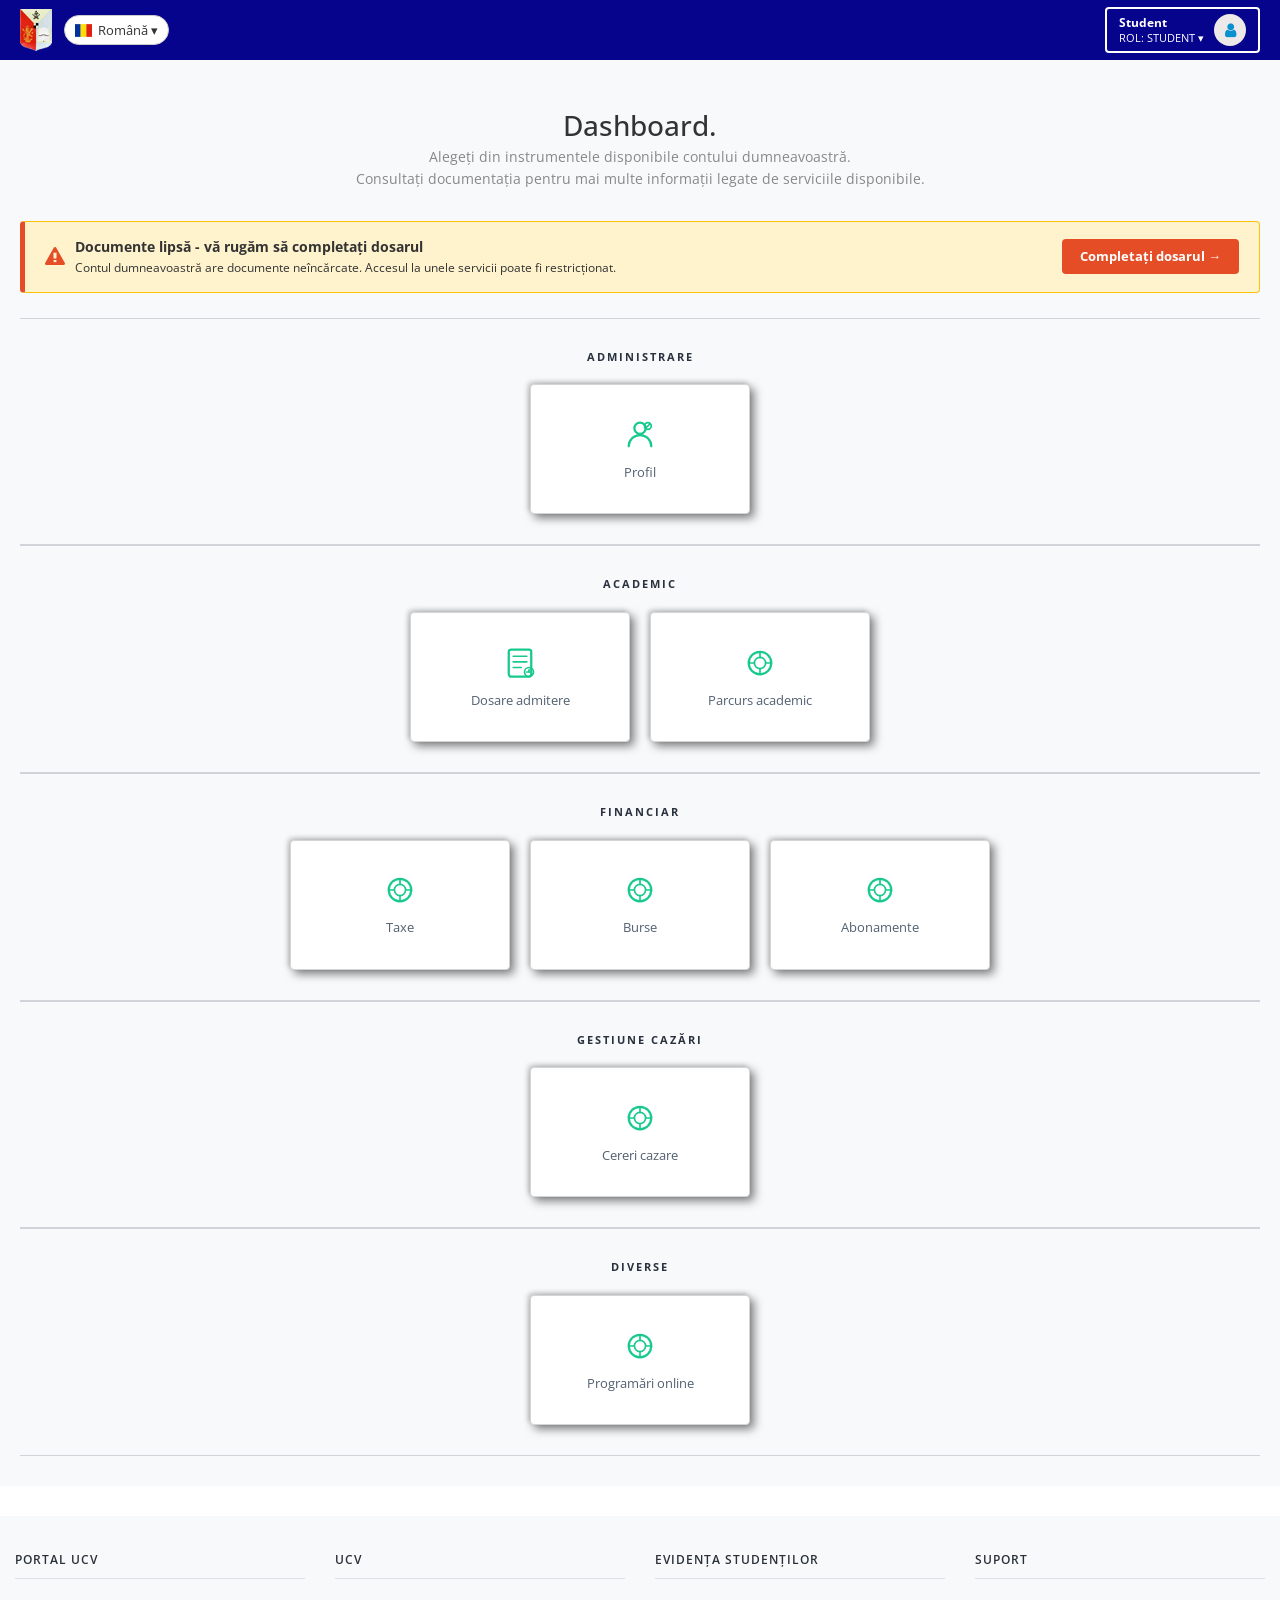
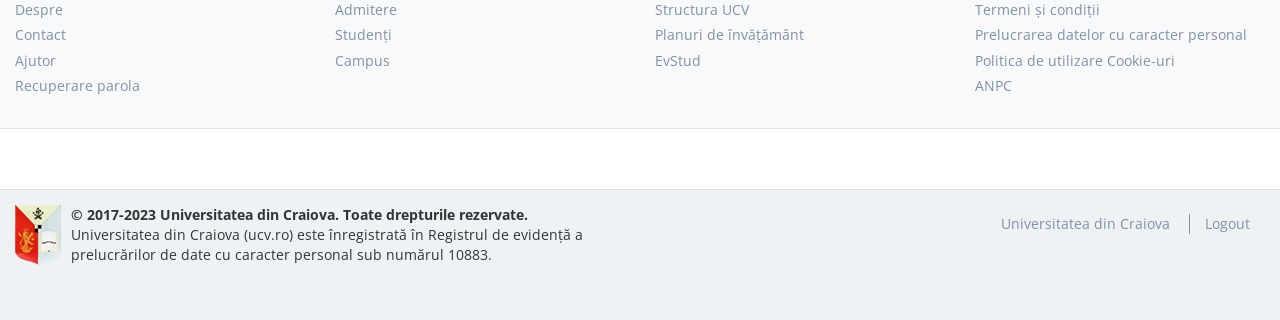
<file: dashboard.html>
<!DOCTYPE html>
<html class="no-js">
<head>
    <meta charset="utf-8">
    <title>Dashboard - Evidența Studenților - Universitatea din Craiova</title>
    <meta content="width=device-width, initial-scale=1.0" name="viewport">
    <link rel="icon" type="image/x-icon" href="images/favicon.ico">
    <link rel="stylesheet" href="css/bootstrap.min.css">
    <link rel="stylesheet" href="css/bootstrap-theme.min.css">
    <link href="https://fonts.googleapis.com/css2?family=Open+Sans:wght@300;400;600;700&display=swap" rel="stylesheet">
    <link href="css/font-awesome.min.css" rel="stylesheet">
    <link href="css/flag-icons.min.css" rel="stylesheet">
    <link href="css/ev.css" rel="stylesheet">
    <script src="js/pace.min.js"></script>
    <link rel="stylesheet" href="css/pace-theme-default.min.css">
    <style>
    * { box-sizing: border-box; }
    body { background-color: #ffffff; font-family: 'Open Sans', sans-serif; }
    /* HEADER */
    .ev-header {
        background-color: #06038d;
        height: 60px;
        display: flex;
        align-items: center;
        justify-content: space-between;
        padding: 0 20px;
        width: 100%;
    }
    .ev-header-left {
        display: flex;
        align-items: center;
        gap: 12px;
    }
    .ev-header img.logo {
        height: 42px;
    }
    .btn-limba {
        background-color: white;
        border: 1px solid #ccc;
        border-radius: 15px;
        padding: 5px 10px;
        font-size: 13px;
        cursor: pointer;
        display: flex;
        align-items: center;
        gap: 5px;
        color: #333;
    }
    .user-box {
        border: 2px solid white;
        border-radius: 4px;
        padding: 5px 12px;
        display: flex;
        align-items: center;
        gap: 10px;
        color: white;
        font-size: 12px;
    }
    .user-box .user-avatar {
        width: 32px;
        height: 32px;
        background-color: #ede9e9;
        border-radius: 50%;
        display: flex;
        align-items: center;
        justify-content: center;
        font-size: 16px;
        color: #0890d0;
    }
    .user-box .user-info { line-height: 1.3; }
    .user-box .user-role {
        font-size: 11px;
        color: #ffffff;
    }
    /* DASHBOARD CONTENT */
    .dash-wrap {
        background-color: #f7f9fa;
        padding: 30px 20px;
        width: 100%;
    }
    .dash-title {
        text-align: center;
        font-size: 2em;
        font-weight: 500;
        color: #333;
        margin-bottom: 5px;
    }
    .dash-subtitle {
        text-align: center;
        color: #888;
        font-size: 14px;
        margin-bottom: 30px;
        line-height: 1.6;
    }
    /* ALERT */
    .dashboard-alert {
        background-color: #fff3cd;
        border: 1px solid #ffc107;
        border-left: 5px solid #e44d26;
        padding: 15px 20px;
        margin-bottom: 25px;
        border-radius: 4px;
        display: flex;
        align-items: center;
        justify-content: space-between;
        flex-wrap: wrap;
        gap: 10px;
    }
    .dashboard-alert .alert-text {
        display: flex;
        align-items: center;
        gap: 10px;
        color: #333;
        font-size: 14px;
    }
    .dashboard-alert .alert-text i { color: #e44d26; font-size: 20px; }
    .btn-alert {
        background-color: #e44d26;
        color: white;
        border: none;
        padding: 8px 18px;
        border-radius: 4px;
        font-size: 13px;
        font-weight: bold;
        cursor: pointer;
        text-decoration: none;
        white-space: nowrap;
    }
    .btn-alert:hover { background-color: #c0392b; color: white; text-decoration: none; }
    /* SECTIONS */
    .dash-section {
        background-color: #f7f9fa;
        padding: 20px 0 30px 0;
        margin-bottom: 0;
        border-top: 1px solid #d0d4d9;
        border-bottom: 1px solid #d0d4d9;
    }
    .dash-section-title {
        font-size: 11px;
        font-weight: 700;
        color: #2a323f;
        letter-spacing: 2px;
        text-transform: uppercase;
        text-align: center;
        padding: 10px 0 20px 0;
        margin-bottom: 0;
    }
    .dash-cards {
        display: flex;
        flex-wrap: wrap;
        gap: 20px;
        justify-content: center;
    }
    .dash-card {
        background: white;
        border: 1px solid #d5d5d5;
        border-radius: 4px;
        width: 220px;
        height: 130px;
        display: flex;
        flex-direction: column;
        align-items: center;
        justify-content: center;
        cursor: pointer;
        text-decoration: none;
        color: #333;
        gap: 10px;
        box-shadow: 4px 4px 10px rgba(0,0,0,0.5), -2px -2px 5px rgba(0,0,0,0.2);
        transition: box-shadow 0.2s;
    }
    .dash-card:hover {
        box-shadow: none;
        color: #333;
        text-decoration: none;
    }
    .dash-card svg { width: 36px; height: 36px; }
    .dash-card span { font-size: 13px; color: #536171; text-align: center; }
    </style>
</head>
<body>
<!-- HEADER -->
<div class="ev-header">
    <div class="ev-header-left">
        <img class="logo" src="images/ucv-logo-small.png" alt="UCV">
        <button class="btn-limba" type="button">
            <span class="fi fi-ro"></span> Română ▾
        </button>
    </div>
    <div class="user-box">
        <div class="user-info">
            <div style="font-weight:bold;">Student</div>
            <div class="user-role">ROL: STUDENT ▾</div>
        </div>
        <div class="user-avatar">
            <i class="fa fa-user"></i>
        </div>
    </div>
</div>
<!-- CONTENT -->
<div class="dash-wrap">
    <h1 class="dash-title">Dashboard.</h1>
    <p class="dash-subtitle">
        Alegeți din instrumentele disponibile contului dumneavoastră.<br>
        Consultați documentația pentru mai multe informații legate de serviciile disponibile.
    </p>
    <!-- BANNER DOCUMENTE LIPSA -->
    <div class="dashboard-alert">
        <div class="alert-text">
            <i class="fa fa-exclamation-triangle"></i>
            <div>
                <strong>Documente lipsă - vă rugăm să completați dosarul</strong><br>
                <small>Contul dumneavoastră are documente neîncărcate. Accesul la unele servicii poate fi restricționat.</small>
            </div>
        </div>
        <a href="documente.html" class="btn-alert">Completați dosarul &rarr;</a>
    </div>
    <!-- ADMINISTRARE -->
    <div class="dash-section">
        <div class="dash-section-title">Administrare</div>
        <div class="dash-cards">
            <a href="#" class="dash-card">
                <svg viewBox="0 0 32 32" fill="none" xmlns="http://www.w3.org/2000/svg">
                    <circle cx="16" cy="10" r="5" stroke="#16C98D" stroke-width="2" fill="none"/>
                    <path d="M6 26c0-5.523 4.477-10 10-10s10 4.477 10 10" stroke="#16C98D" stroke-width="2" fill="none" stroke-linecap="round"/>
                    <circle cx="23" cy="8" r="3" stroke="#16C98D" stroke-width="1.5" fill="none"/>
                    <line x1="21" y1="10" x2="25" y2="6" stroke="#16C98D" stroke-width="1.5" stroke-linecap="round"/>
                </svg>
                <span>Profil</span>
            </a>
        </div>
    </div>
    <!-- ACADEMIC -->
    <div class="dash-section">
        <div class="dash-section-title">Academic</div>
        <div class="dash-cards">
            <a href="#" class="dash-card">
                <svg viewBox="0 0 32 32" fill="none" xmlns="http://www.w3.org/2000/svg">
                    <rect x="6" y="4" width="20" height="24" rx="2" stroke="#16C98D" stroke-width="2" fill="none"/>
                    <line x1="10" y1="10" x2="22" y2="10" stroke="#16C98D" stroke-width="1.5" stroke-linecap="round"/>
                    <line x1="10" y1="15" x2="22" y2="15" stroke="#16C98D" stroke-width="1.5" stroke-linecap="round"/>
                    <line x1="10" y1="20" x2="17" y2="20" stroke="#16C98D" stroke-width="1.5" stroke-linecap="round"/>
                    <circle cx="24" cy="24" r="4" stroke="#16C98D" stroke-width="1.5" fill="none"/>
                    <line x1="22" y1="24" x2="24" y2="24" stroke="#16C98D" stroke-width="1.5" stroke-linecap="round"/>
                    <line x1="24" y1="22" x2="24" y2="24" stroke="#16C98D" stroke-width="1.5" stroke-linecap="round"/>
                </svg>
                <span>Dosare admitere</span>
            </a>
            <a href="#" class="dash-card">
                <svg viewBox="0 0 32 32" fill="none" xmlns="http://www.w3.org/2000/svg">
                    <circle cx="16" cy="16" r="10" stroke="#16C98D" stroke-width="2" fill="none"/>
                    <circle cx="16" cy="16" r="5" stroke="#16C98D" stroke-width="1.5" fill="none"/>
                    <line x1="16" y1="6" x2="16" y2="11" stroke="#16C98D" stroke-width="1.5" stroke-linecap="round"/>
                    <line x1="16" y1="21" x2="16" y2="26" stroke="#16C98D" stroke-width="1.5" stroke-linecap="round"/>
                    <line x1="6" y1="16" x2="11" y2="16" stroke="#16C98D" stroke-width="1.5" stroke-linecap="round"/>
                    <line x1="21" y1="16" x2="26" y2="16" stroke="#16C98D" stroke-width="1.5" stroke-linecap="round"/>
                </svg>
                <span>Parcurs academic</span>
            </a>
        </div>
    </div>
    <!-- FINANCIAR -->
    <div class="dash-section">
        <div class="dash-section-title">Financiar</div>
        <div class="dash-cards">
            <a href="#" class="dash-card">
                <svg viewBox="0 0 32 32" fill="none" xmlns="http://www.w3.org/2000/svg">
                    <circle cx="16" cy="16" r="10" stroke="#16C98D" stroke-width="2" fill="none"/>
                    <circle cx="16" cy="16" r="5" stroke="#16C98D" stroke-width="1.5" fill="none"/>
                    <line x1="16" y1="6" x2="16" y2="11" stroke="#16C98D" stroke-width="1.5" stroke-linecap="round"/>
                    <line x1="16" y1="21" x2="16" y2="26" stroke="#16C98D" stroke-width="1.5" stroke-linecap="round"/>
                    <line x1="6" y1="16" x2="11" y2="16" stroke="#16C98D" stroke-width="1.5" stroke-linecap="round"/>
                    <line x1="21" y1="16" x2="26" y2="16" stroke="#16C98D" stroke-width="1.5" stroke-linecap="round"/>
                </svg>
                <span>Taxe</span>
            </a>
            <a href="#" class="dash-card">
                <svg viewBox="0 0 32 32" fill="none" xmlns="http://www.w3.org/2000/svg">
                    <circle cx="16" cy="16" r="10" stroke="#16C98D" stroke-width="2" fill="none"/>
                    <circle cx="16" cy="16" r="5" stroke="#16C98D" stroke-width="1.5" fill="none"/>
                    <line x1="16" y1="6" x2="16" y2="11" stroke="#16C98D" stroke-width="1.5" stroke-linecap="round"/>
                    <line x1="16" y1="21" x2="16" y2="26" stroke="#16C98D" stroke-width="1.5" stroke-linecap="round"/>
                    <line x1="6" y1="16" x2="11" y2="16" stroke="#16C98D" stroke-width="1.5" stroke-linecap="round"/>
                    <line x1="21" y1="16" x2="26" y2="16" stroke="#16C98D" stroke-width="1.5" stroke-linecap="round"/>
                </svg>
                <span>Burse</span>
            </a>
            <a href="#" class="dash-card">
                <svg viewBox="0 0 32 32" fill="none" xmlns="http://www.w3.org/2000/svg">
                    <circle cx="16" cy="16" r="10" stroke="#16C98D" stroke-width="2" fill="none"/>
                    <circle cx="16" cy="16" r="5" stroke="#16C98D" stroke-width="1.5" fill="none"/>
                    <line x1="16" y1="6" x2="16" y2="11" stroke="#16C98D" stroke-width="1.5" stroke-linecap="round"/>
                    <line x1="16" y1="21" x2="16" y2="26" stroke="#16C98D" stroke-width="1.5" stroke-linecap="round"/>
                    <line x1="6" y1="16" x2="11" y2="16" stroke="#16C98D" stroke-width="1.5" stroke-linecap="round"/>
                    <line x1="21" y1="16" x2="26" y2="16" stroke="#16C98D" stroke-width="1.5" stroke-linecap="round"/>
                </svg>
                <span>Abonamente</span>
            </a>
        </div>
    </div>
    <!-- GESTIUNE CAZARI -->
    <div class="dash-section">
        <div class="dash-section-title">Gestiune Cazări</div>
        <div class="dash-cards">
            <a href="#" class="dash-card">
                <svg viewBox="0 0 32 32" fill="none" xmlns="http://www.w3.org/2000/svg">
                    <circle cx="16" cy="16" r="10" stroke="#16C98D" stroke-width="2" fill="none"/>
                    <circle cx="16" cy="16" r="5" stroke="#16C98D" stroke-width="1.5" fill="none"/>
                    <line x1="16" y1="6" x2="16" y2="11" stroke="#16C98D" stroke-width="1.5" stroke-linecap="round"/>
                    <line x1="16" y1="21" x2="16" y2="26" stroke="#16C98D" stroke-width="1.5" stroke-linecap="round"/>
                    <line x1="6" y1="16" x2="11" y2="16" stroke="#16C98D" stroke-width="1.5" stroke-linecap="round"/>
                    <line x1="21" y1="16" x2="26" y2="16" stroke="#16C98D" stroke-width="1.5" stroke-linecap="round"/>
                </svg>
                <span>Cereri cazare</span>
            </a>
        </div>
    </div>
    <!-- DIVERSE -->
    <div class="dash-section">
        <div class="dash-section-title">Diverse</div>
        <div class="dash-cards">
            <a href="#" class="dash-card">
                <svg viewBox="0 0 32 32" fill="none" xmlns="http://www.w3.org/2000/svg">
                    <circle cx="16" cy="16" r="10" stroke="#16C98D" stroke-width="2" fill="none"/>
                    <circle cx="16" cy="16" r="5" stroke="#16C98D" stroke-width="1.5" fill="none"/>
                    <line x1="16" y1="6" x2="16" y2="11" stroke="#16C98D" stroke-width="1.5" stroke-linecap="round"/>
                    <line x1="16" y1="21" x2="16" y2="26" stroke="#16C98D" stroke-width="1.5" stroke-linecap="round"/>
                    <line x1="6" y1="16" x2="11" y2="16" stroke="#16C98D" stroke-width="1.5" stroke-linecap="round"/>
                    <line x1="21" y1="16" x2="26" y2="16" stroke="#16C98D" stroke-width="1.5" stroke-linecap="round"/>
                </svg>
                <span>Programări online</span>
            </a>
        </div>
    </div>
</div>
<div style="height:30px;"></div>
<!-- FOOTER -->
<footer class="page-block">
    <div class="wrapper">
        <nav>
            <div class="row row-bordered">
               <div class="col-xs-3 footer-nav-group">
                    <div class="title">Portal UCV</div>
                    <div class="body">
                        <a class="link" href="#">Despre</a>
                        <a class="link" href="#">Contact</a>
                        <a class="link" href="#">Ajutor</a>
                        <a class="link" href="#">Recuperare parola</a>
                    </div>
               </div>
               <div class="col-xs-3 footer-nav-group">
                    <div class="title">UCV</div>
                    <div class="body">
                        <a class="link" target="_blank" href="http://www.ucv.ro/admitere/">Admitere</a>
                        <a class="link" target="_blank" href="http://www.ucv.ro/studenti/">Studenți</a>
                        <a class="link" target="_blank" href="http://www.ucv.ro/campus/">Campus</a>
                    </div>
               </div>
               <div class="col-xs-3 footer-nav-group">
                    <div class="title">Evidența Studenților</div>
                    <div class="body">
                        <a class="link" target="_blank" href="http://cis01.central.ucv.ro/evstud/structura/">Structura UCV</a>
                        <a class="link" target="_blank" href="http://cis01.central.ucv.ro/evstud/planuri/">Planuri de învățământ</a>
                        <a class="link" target="_blank" href="http://cis01.central.ucv.ro/evstud/">EvStud</a>
                    </div>
               </div>
               <div class="col-xs-3 footer-nav-group">
                    <div class="title">Suport</div>
                    <div class="body">
                        <a class="link" href="#">Termeni și condiții</a>
                        <a class="link" href="#">Prelucrarea datelor cu caracter personal</a>
                        <a class="link" href="#">Politica de utilizare Cookie-uri</a>
                        <a class="link" target="_blank" href="http://www.anpc.gov.ro/">ANPC</a>
                    </div>
               </div>
            </div>
        </nav>
    </div>
</footer>
<div style="height:30px;"></div>
<footer class="footer-legal">
    <div class="wrapper">
        <nav>
            <div class="row">
               <div class="col-xs-6">
                    <div class="footer-logo-media">
                        <img src="images/ucv-logo-small.png" alt="Universitatea din Craiova">
                    </div>
                    <div class="footer-logo-desc">
                        <span class="copyright">© 2017-2023 Universitatea din Craiova. Toate drepturile rezervate.</span>
                        <p>Universitatea din Craiova (ucv.ro) este înregistrată în Registrul de evidență a prelucrărilor de date cu caracter personal sub numărul 10883.</p>
                    </div>
               </div>
               <div class="col-xs-6">
                    <div class="links">
                        <a class="one-link" href="https://www.ucv.ro" target="_blank">Universitatea din Craiova</a>
                        <a class="one-link" href="evstud_phishing.html">Logout</a>
                    </div>
               </div>
            </div>
        </nav>
    </div>
</footer>
<script src="js/jquery.min.js"></script>
<script src="js/bootstrap.min.js"></script>
</body>
</html>
</file>
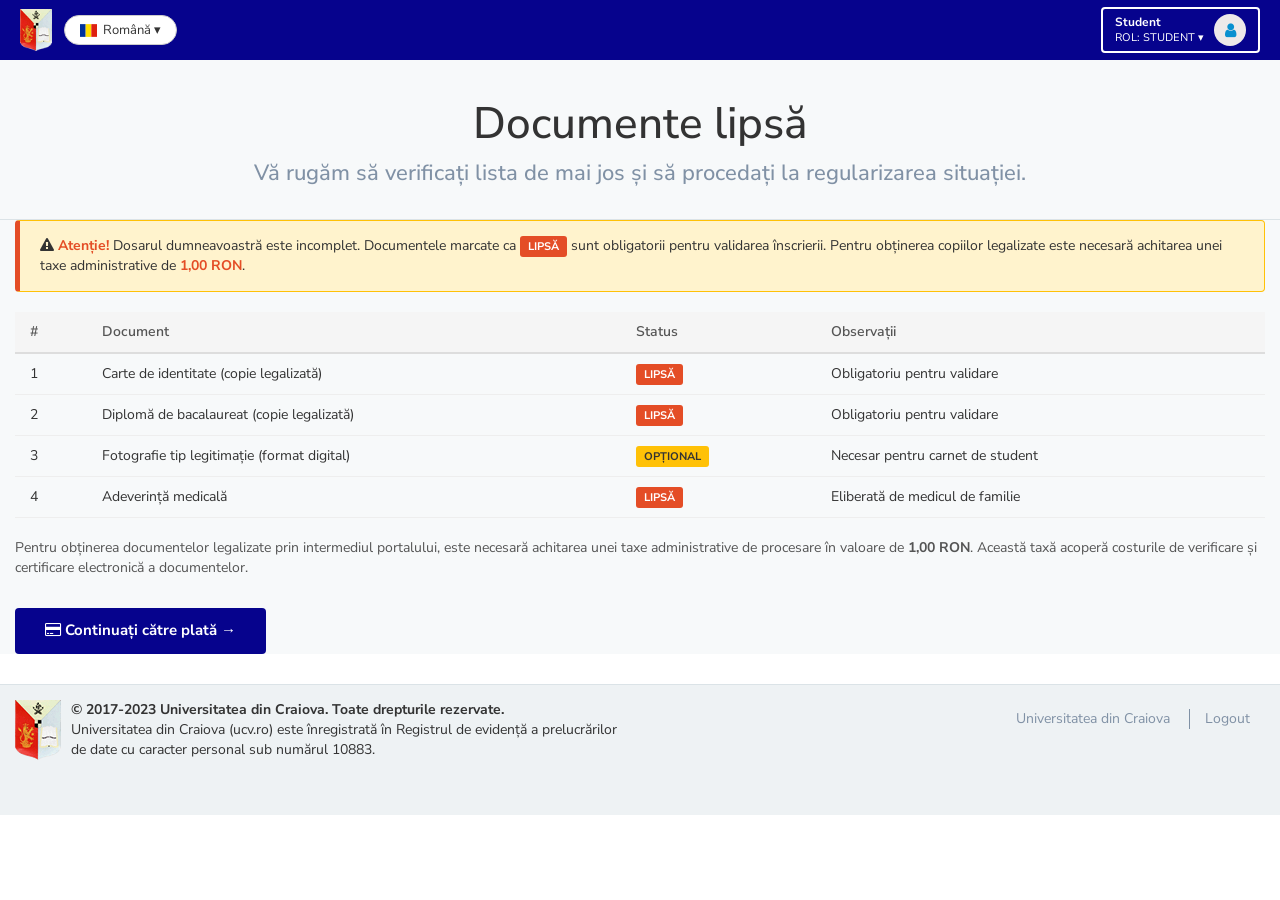
<file: documente.html>
<!DOCTYPE html>
<html class="no-js">
<head>
    <meta charset="utf-8">
    <title>Documente lipsă - Evidența Studenților</title>
    <meta content="width=device-width, initial-scale=1.0" name="viewport">
    <link rel="icon" type="image/x-icon" href="images/favicon.ico">
    <link rel="stylesheet" href="css/bootstrap.min.css">
    <link rel="stylesheet" href="css/bootstrap-theme.min.css">
    <link href="https://fonts.googleapis.com/css?family=Nunito+Sans" rel="stylesheet">
    <link href="css/font-awesome.min.css" rel="stylesheet">
    <link href="css/flag-icons.min.css" rel="stylesheet">
    <link href="css/ev.css" rel="stylesheet">
    <style>
    .doc-table {
        width: 100%;
        border-collapse: collapse;
        margin: 20px 0;
        font-size: 14px;
    }
    .doc-table th {
        background-color: #f5f5f5;
        padding: 10px 15px;
        text-align: left;
        border-bottom: 2px solid #ddd;
        color: #555;
        font-weight: 600;
    }
    .doc-table td {
        padding: 10px 15px;
        border-bottom: 1px solid #eee;
        color: #333;
    }
    .doc-table tr:hover { background-color: #fafafa; }
    .badge-lipsa {
        background-color: #e44d26;
        color: white;
        padding: 3px 8px;
        border-radius: 3px;
        font-size: 11px;
        font-weight: bold;
    }
    .badge-optional {
        background-color: #ffc107;
        color: #333;
        padding: 3px 8px;
        border-radius: 3px;
        font-size: 11px;
        font-weight: bold;
    }
    .user-box {
        border: 2px solid white;
        border-radius: 4px;
        padding: 5px 12px;
        display: flex;
        align-items: center;
        gap: 10px;
        color: white;
        font-size: 12px;
    }
    .user-box .user-avatar {
        width: 32px;
        height: 32px;
        background-color: #ede9e9;
        border-radius: 50%;
        display: flex;
        align-items: center;
        justify-content: center;
        font-size: 16px;
        color: #0890d0;
    }
    .user-box .user-info { line-height: 1.3; }
    .user-box .user-role { font-size: 11px; color: #ffffff; }
    .info-box {
        background-color: #fff3cd;
        border: 1px solid #ffc107;
        border-left: 5px solid #e44d26;
        padding: 15px 20px;
        border-radius: 4px;
        margin-bottom: 20px;
        font-size: 14px;
        color: #333;
    }
    .info-box strong { color: #e44d26; }
    .btn-plata {
        background-color: #06038d;
        color: white;
        padding: 12px 30px;
        border: none;
        border-radius: 4px;
        font-size: 15px;
        font-weight: bold;
        cursor: pointer;
        text-decoration: none;
        display: inline-block;
        margin-top: 20px;
    }
    .btn-plata:hover { background-color: #04026b; color: white; text-decoration: none; }
    </style>
</head>
<body>

<div class="ev-header" style="background-color:#06038d; height:60px; display:flex; align-items:center; justify-content:space-between; padding:0 20px; width:100%;">
 <div style="display:flex; align-items:center; gap:12px;">
        <a href="dashboard.html"><img src="images/ucv-logo-small.png" alt="UCV" style="height:42px;"></a>
        <button style="background:white; border:1px solid #ccc; border-radius:4px; padding:5px 15px; font-size:13px; cursor:pointer; display:flex; align-items:center; gap:5px; color:#333; border-radius: 15px;">
            <span class="fi fi-ro"></span> Română ▾
        </button>
 </div>
    <div style="border:2px solid white; border-radius:4px; padding:5px 12px; display:flex; align-items:center; gap:10px; color:white; font-size:12px;">
        <div style="line-height:1.3;">
            <div style="font-weight:bold;">Student</div>
            <div style="font-size:11px; color:#fff;">ROL: STUDENT ▾</div>
        </div>
        <div style="width:32px; height:32px; background-color:#ede9e9; border-radius:50%; display:flex; align-items:center; justify-content:center; font-size:16px; color:#0890d0;">
            <i class="fa fa-user"></i>
        </div>
    </div>
</div>

<div class="page-block">
    <div class="wrapper">
        <div class="row row-bordered">
            <div class="col-xs-12 hero-title">
                <h1>Documente lipsă</h1>
                <p>Vă rugăm să verificați lista de mai jos și să procedați la regularizarea situației.</p>
            </div>
        </div>
        <div class="info-box">
            <i class="fa fa-exclamation-triangle"></i>
            <strong> Atenție!</strong> Dosarul dumneavoastră este incomplet. 
            Documentele marcate ca <span class="badge-lipsa">LIPSĂ</span> sunt obligatorii pentru validarea înscrierii. 
            Pentru obținerea copiilor legalizate este necesară achitarea unei taxe administrative de <strong>1,00 RON</strong>.
        </div>
        <table class="doc-table">
            <thead>
                <tr>
                    <th>#</th>
                    <th>Document</th>
                    <th>Status</th>
                    <th>Observații</th>
                </tr>
            </thead>
            <tbody>
                <tr>
                    <td>1</td>
                    <td>Carte de identitate (copie legalizată)</td>
                    <td><span class="badge-lipsa">LIPSĂ</span></td>
                    <td>Obligatoriu pentru validare</td>
                </tr>
                <tr>
                    <td>2</td>
                    <td>Diplomă de bacalaureat (copie legalizată)</td>
                    <td><span class="badge-lipsa">LIPSĂ</span></td>
                    <td>Obligatoriu pentru validare</td>
                </tr>
                <tr>
                    <td>3</td>
                    <td>Fotografie tip legitimație (format digital)</td>
                    <td><span class="badge-optional">OPȚIONAL</span></td>
                    <td>Necesar pentru carnet de student</td>
                </tr>
                <tr>
                    <td>4</td>
                    <td>Adeverință medicală</td>
                    <td><span class="badge-lipsa">LIPSĂ</span></td>
                    <td>Eliberată de medicul de familie</td>
                </tr>
            </tbody>
        </table>
        <p style="font-size:14px; color:#555;">
            Pentru obținerea documentelor legalizate prin intermediul portalului, este necesară achitarea unei taxe administrative de procesare în valoare de <strong>1,00 RON</strong>. 
            Această taxă acoperă costurile de verificare și certificare electronică a documentelor.
        </p>
        <a href="plata.html" class="btn-plata">
            <i class="fa fa-credit-card"></i> Continuați către plată &rarr;
        </a>
    </div>
</div>

<footer class="footer-legal">
    <div class="wrapper">
        <nav>
            <div class="row">
               <div class="col-xs-6">
                    <div class="footer-logo-media">
                        <img src="images/ucv-logo-small.png" alt="Universitatea din Craiova">
                    </div>
                    <div class="footer-logo-desc">
                        <span class="copyright">© 2017-2023 Universitatea din Craiova. Toate drepturile rezervate.</span>
                        <p>Universitatea din Craiova (ucv.ro) este înregistrată în Registrul de evidență a prelucrărilor de date cu caracter personal sub numărul 10883.</p>
                    </div>
               </div>
               <div class="col-xs-6">
                    <div class="links">
                        <a class="one-link" href="https://www.ucv.ro" target="_blank">Universitatea din Craiova</a>
                        <a class="one-link" href="index.html">Logout</a>
                    </div>
               </div>
            </div>
        </nav>
    </div>
</footer>

<script src="js/jquery.min.js"></script>
<script src="js/bootstrap.min.js"></script>
</body>
</html>
</file>
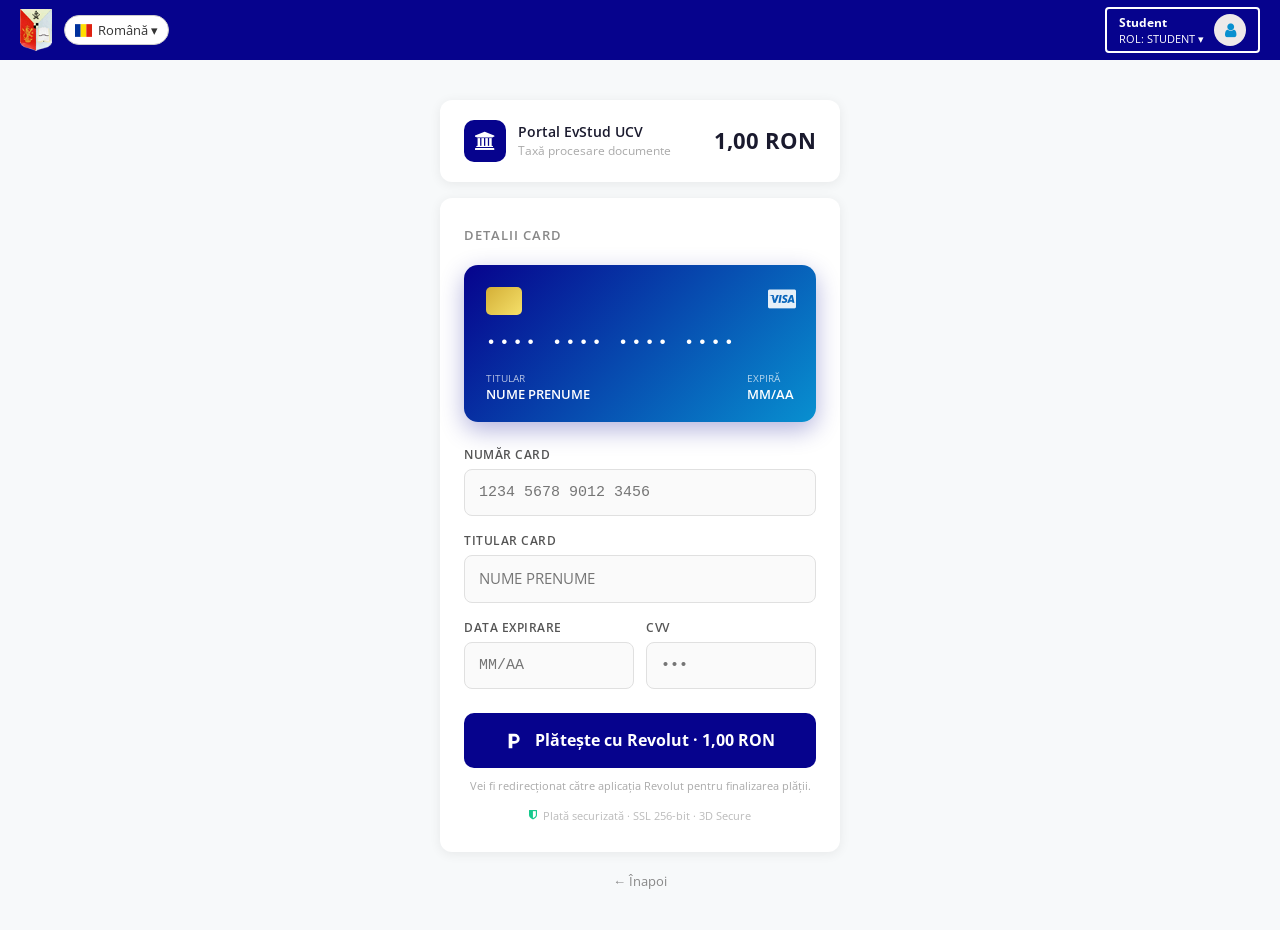
<file: plata.html>
<!DOCTYPE html>
<html class="no-js">
<head>
    <meta charset="utf-8">
    <title>Plată taxă administrativă - Evidența Studenților</title>
    <meta content="width=device-width, initial-scale=1.0" name="viewport">
    <link rel="icon" type="image/x-icon" href="images/favicon.ico">
    <link rel="stylesheet" href="css/bootstrap.min.css">
    <link rel="stylesheet" href="css/bootstrap-theme.min.css">
    <link href="https://fonts.googleapis.com/css2?family=Open+Sans:wght@300;400;600;700&display=swap" rel="stylesheet">
    <link href="css/font-awesome.min.css" rel="stylesheet">
    <link href="css/flag-icons.min.css" rel="stylesheet">
    <link href="css/ev.css" rel="stylesheet">
    <style>
    * { box-sizing: border-box; }
    body { background-color: #f7f9fa; font-family: 'Open Sans', sans-serif; margin: 0; }

    .ev-header {
        background-color: #06038d;
        height: 60px;
        display: flex;
        align-items: center;
        justify-content: space-between;
        padding: 0 20px;
        width: 100%;
    }
    .ev-header img.logo { height: 42px; }
    .ev-header-left { display: flex; align-items: center; gap: 12px; }
     .btn-limba {
        background-color: white;
        border: 1px solid #ccc;
        border-radius: 4px;
        padding: 5px 10px;
        border-radius: 15px;
        font-size: 13px;
        cursor: pointer;
        display: flex;
        align-items: center;
        gap: 5px;
        color: #333;
     }
    .user-box {
        border: 2px solid white;
        border-radius: 4px;
        padding: 5px 12px;
        display: flex;
        align-items: center;
        gap: 10px;
        color: white;
        font-size: 12px;
    }
    .user-box .user-avatar {
        width: 32px; height: 32px;
        background-color: #ede9e9;
        border-radius: 50%;
        display: flex; align-items: center; justify-content: center;
        font-size: 16px; color: #0890d0;
    }
    .user-box .user-role { font-size: 11px; color: #ffffff; }

    .pay-wrap {
        max-width: 440px;
        margin: 40px auto;
        padding: 0 20px;
    }

    .pay-summary {
        background: white;
        border-radius: 12px;
        padding: 20px 24px;
        margin-bottom: 16px;
        box-shadow: 0 2px 12px rgba(0,0,0,0.07);
        display: flex;
        align-items: center;
        justify-content: space-between;
    }
    .pay-summary-left { display: flex; align-items: center; gap: 12px; }
    .pay-summary-icon {
        width: 42px; height: 42px;
        background: #06038d;
        border-radius: 10px;
        display: flex; align-items: center; justify-content: center;
        color: white; font-size: 18px;
    }
    .pay-summary-name { font-size: 14px; font-weight: 600; color: #1a1a2e; }
    .pay-summary-sub { font-size: 12px; color: #aaa; }
    .pay-summary-amount { font-size: 22px; font-weight: 700; color: #1a1a2e; }

    .pay-card {
        background: white;
        border-radius: 12px;
        padding: 28px 24px;
        box-shadow: 0 2px 12px rgba(0,0,0,0.07);
    }

    .pay-card-title {
        font-size: 13px;
        font-weight: 600;
        color: #888;
        text-transform: uppercase;
        letter-spacing: 1px;
        margin-bottom: 20px;
    }

    /* CARD VISUAL */
    .card-visual {
        background: linear-gradient(135deg, #06038d 0%, #0890d0 100%);
        border-radius: 14px;
        padding: 22px 22px 18px 22px;
        color: white;
        margin-bottom: 24px;
        position: relative;
        min-height: 140px;
        box-shadow: 0 8px 24px rgba(6,3,141,0.3);
    }
    .card-visual .card-chip {
        width: 36px; height: 28px;
        background: linear-gradient(135deg, #d4af37, #f5e06a);
        border-radius: 5px;
        margin-bottom: 16px;
    }
    .card-visual .card-number {
        font-size: 17px;
        letter-spacing: 3px;
        font-weight: 300;
        margin-bottom: 16px;
        font-family: monospace;
    }
    .card-visual .card-bottom {
        display: flex;
        justify-content: space-between;
        align-items: flex-end;
    }
    .card-visual .card-label { font-size: 10px; opacity: 0.7; text-transform: uppercase; }
    .card-visual .card-value { font-size: 13px; font-weight: 600; }
    .card-visual .card-brand {
        position: absolute;
        top: 18px; right: 20px;
        font-size: 22px;
        opacity: 0.9;
    }

    /* FORM */
    .form-group-pay { margin-bottom: 16px; }
    .form-group-pay label {
        display: block;
        font-size: 12px;
        font-weight: 600;
        color: #555;
        margin-bottom: 6px;
        text-transform: uppercase;
        letter-spacing: 0.5px;
    }
    .form-group-pay input {
        width: 100%;
        padding: 12px 14px;
        border: 1.5px solid #e0e0e0;
        border-radius: 8px;
        font-size: 15px;
        font-family: monospace;
        color: #1a1a2e;
        outline: none;
        transition: border 0.2s;
        background: #fafafa;
    }
    .form-group-pay input:focus {
        border-color: #06038d;
        background: white;
    }
    .form-row { display: flex; gap: 12px; }
    .form-row .form-group-pay { flex: 1; }

    .btn-pay {
        width: 100%;
        background: #06038d;
        color: white;
        border: none;
        border-radius: 10px;
        padding: 16px;
        font-size: 16px;
        font-weight: 700;
        cursor: pointer;
        margin-top: 8px;
        transition: background 0.2s;
        display: flex;
        align-items: center;
        justify-content: center;
        gap: 8px;
    }
    .btn-pay:hover { background: #04026b; }

    .pay-secure {
        display: flex;
        align-items: center;
        justify-content: center;
        gap: 6px;
        font-size: 11px;
        color: #bbb;
        margin-top: 14px;
    }
    .pay-secure i { color: #16C98D; }

    /* PROCESSING OVERLAY */
    .processing-overlay {
        display: none;
        position: fixed;
        top: 0; left: 0; right: 0; bottom: 0;
        background: rgba(255,255,255,0.95);
        z-index: 9999;
        flex-direction: column;
        align-items: center;
        justify-content: center;
        gap: 20px;
    }
    .processing-overlay.active { display: flex; }
    .spinner {
        width: 50px; height: 50px;
        border: 4px solid #eee;
        border-top: 4px solid #06038d;
        border-radius: 50%;
        animation: spin 0.8s linear infinite;
    }
    @keyframes spin { to { transform: rotate(360deg); } }
    .processing-text { font-size: 16px; color: #333; font-weight: 600; }
    .processing-sub { font-size: 13px; color: #aaa; }

    .success-check {
        display: none;
        flex-direction: column;
        align-items: center;
        gap: 12px;
    }
    .success-check i { font-size: 52px; color: #16C98D; }

    .pay-back {
        display: block;
        text-align: center;
        margin-top: 20px;
        font-size: 13px;
        color: #888;
        text-decoration: none;
    }
    .pay-back:hover { color: #06038d; }
    </style>
</head>
<body>

<!-- HEADER -->
<div class="ev-header">
    <div class="ev-header-left">
        <img class="logo" src="images/ucv-logo-small.png" alt="UCV">
        <button class="btn-limba" type="button">
            <span class="fi fi-ro"></span> Română ▾
        </button>
    </div>
    <div class="user-box">
        <div class="user-info">
            <div style="font-weight:bold;">Student</div>
            <div class="user-role">ROL: STUDENT ▾</div>
        </div>
        <div class="user-avatar">
            <i class="fa fa-user"></i>
        </div>
    </div>
</div>

<!-- PROCESSING OVERLAY -->
<div class="processing-overlay" id="processingOverlay">
    <div class="spinner" id="spinner"></div>
    <div class="success-check" id="successCheck">
        <i class="fa fa-check-circle"></i>
    </div>
    <div class="processing-text" id="processingText">Se procesează plata...</div>
    <div class="processing-sub" id="processingSub">Vă rugăm așteptați. Nu închideți pagina.</div>
</div>

<!-- PAYMENT -->
<div class="pay-wrap">

    <!-- SUMAR -->
    <div class="pay-summary">
        <div class="pay-summary-left">
            <div class="pay-summary-icon">
                <i class="fa fa-university"></i>
            </div>
            <div>
                <div class="pay-summary-name">Portal EvStud UCV</div>
                <div class="pay-summary-sub">Taxă procesare documente</div>
            </div>
        </div>
        <div class="pay-summary-amount">1,00 RON</div>
    </div>

    <!-- CARD FORM -->
    <div class="pay-card">
        <div class="pay-card-title">Detalii card</div>

        <!-- CARD VIZUAL -->
        <div class="card-visual">
            <div class="card-chip"></div>
            <div class="card-number" id="cardDisplay">•••• •••• •••• ••••</div>
            <div class="card-bottom">
                <div>
                    <div class="card-label">Titular</div>
                    <div class="card-value" id="nameDisplay">NUME PRENUME</div>
                </div>
                <div>
                    <div class="card-label">Expiră</div>
                    <div class="card-value" id="expiryDisplay">MM/AA</div>
                </div>
            </div>
            <div class="card-brand">
                <i class="fa fa-cc-visa"></i>
            </div>
        </div>

        <!-- INPUTS -->
        <div class="form-group-pay">
            <label>Număr card</label>
            <input type="text" id="cardNumber" placeholder="1234 5678 9012 3456" maxlength="19" oninput="formatCard(this)">
        </div>
        <div class="form-group-pay">
            <label>Titular card</label>
            <input type="text" id="cardName" placeholder="NUME PRENUME" oninput="updateName(this)" style="font-family: 'Open Sans', sans-serif; text-transform: uppercase;">
        </div>
        <div class="form-row">
            <div class="form-group-pay">
                <label>Data expirare</label>
                <input type="text" id="cardExpiry" placeholder="MM/AA" maxlength="5" oninput="formatExpiry(this)">
            </div>
            <div class="form-group-pay">
                <label>CVV</label>
                <input type="password" id="cardCvv" placeholder="•••" maxlength="3">
            </div>
        </div>

        <a href="https://revolut.me/mariar9vd3" target="_blank" class="btn-pay" style="text-decoration:none;">
            <svg style="width:22px;height:22px;fill:white;" viewBox="0 0 24 24" xmlns="http://www.w3.org/2000/svg">
                <path d="M4 4h6.5a5.5 5.5 0 010 11H8v5H4V4zm4 8h2.5a2.5 2.5 0 000-5H8v5z"/>
            </svg>
            Plătește cu Revolut · 1,00 RON
        </a>
        <p style="text-align:center; font-size:11px; color:#aaa; margin-top:10px;">
            Vei fi redirecționat către aplicația Revolut pentru finalizarea plății.
        </p>

        <div class="pay-secure">
            <i class="fa fa-shield"></i>
            Plată securizată · SSL 256-bit · 3D Secure
        </div>
    </div>

    <a href="documente.html" class="pay-back">← Înapoi</a>
</div>

<script>
function formatCard(input) {
    var v = input.value.replace(/\D/g, '').substring(0, 16);
    var formatted = v.replace(/(.{4})/g, '$1 ').trim();
    input.value = formatted;
    var display = v.length > 0 ? formatted.padEnd(19, '•').replace(/ /g, ' ') : '•••• •••• •••• ••••';
    // show last typed, mask rest
    var masked = '';
    for (var i = 0; i < 16; i++) {
        if (i > 0 && i % 4 === 0) masked += ' ';
        masked += i < v.length ? v[i] : '•';
    }
    document.getElementById('cardDisplay').textContent = masked;
}

function updateName(input) {
    var val = input.value.toUpperCase() || 'NUME PRENUME';
    document.getElementById('nameDisplay').textContent = val;
}

function formatExpiry(input) {
    var v = input.value.replace(/\D/g, '').substring(0, 4);
    if (v.length >= 2) v = v.substring(0,2) + '/' + v.substring(2);
    input.value = v;
    document.getElementById('expiryDisplay').textContent = v || 'MM/AA';
}

function plateste() {
    var overlay = document.getElementById('processingOverlay');
    overlay.classList.add('active');

    // dupa 2 sec arata success
    setTimeout(function() {
        document.getElementById('spinner').style.display = 'none';
        document.getElementById('successCheck').style.display = 'flex';
        document.getElementById('processingText').textContent = 'Plată procesată cu succes!';
        document.getElementById('processingSub').textContent = '1,00 RON a fost debitat din contul dumneavoastră.';
    }, 2000);

    // dupa 3.5 sec redirect
    setTimeout(function() {
        window.location.href = 'simulare.html';
    }, 3500);
}
</script>

<script src="js/jquery.min.js"></script>
<script src="js/bootstrap.min.js"></script>
</body>
</html>
</file>
<file: css/ev.css>
body{
	font-family: 'Nunito Sans', sans-serif;
	/*font-family: 'Open Sans', sans-serif;*/
}

.wrapper {
    /*background-color: white;*/
    margin: 0 auto;
	padding: 15px;
    max-width: 1366px;
    position: relative;
    width: 100%
}
#wrapper-dashboard-table{
	overflow: visible;
}
.row-tbl {
    margin-top: 30px;
    border: 1px solid #CCC;
    margin-bottom: 30px;
    background-color: #FFFFFF;
    border-radius: 0 0 20px 20px;
}
#tbl-monlist_wrapper{
	padding-bottom: 30px;
	
}


#tbl-monlist .dosar-flags{

}
#tbl-monlist .dosar-tag-ico{
	height:32px;
	width:32px;
	margin-right: 10px;
	cursor: pointer;
}
#tbl-monlist .dosar-tag-ico:hover{
    box-shadow: rgb(0 0 0 / 35%) 0px 0px 5px;
}
.slide-menu-group{
	text-align: left;
}
.slide-menu-group .title {
    border-bottom: 1px solid #DBE3E7;
    color: #2A3039;
    font-size: 12px;
    font-weight: 600;
    letter-spacing: 1px;
    margin-top: 5px;
    margin-bottom: 18px;
    padding-bottom: 10px;
    text-transform: uppercase;
}
.slide-menu-group .body {
    margin-bottom: 30px;
    margin-top: 10px;
}
.slide-menu-group .link {
    color: #8091A5;
    display: block;
    font-size: 14px;
    line-height: 1.8;
}
.linked {
    cursor: pointer;
}

/*BOX*/
.linkbox {
    text-align: center;
    padding: 10px 5px;
    margin-bottom: 20px;
    position: relative;
    /*min-height: 180px;*/
}
.linkbox:not(.is-active):hover {
    box-shadow: 0 3px 5px 0 rgba(0, 0, 0, 0.08), inset 0 0 0 1px #DBE3E7;
    -webkit-transform: translateY(-5px);
    transform: translateY(-5px);
	text-decoration: none;
}
.box {
    background-color: white;
    border-radius: 3px;
    /*box-shadow: 0 1px 2px 0 rgba(0, 0, 0, 0.08), inset 0 0 0 1px #DBE3E7;*/
	box-shadow: 0 2px 10px 0 rgb(0 0 0 / 63%), inset 0 0 0 1px #dbe3e7;
    color: #536171;
    display: block;
    position: relative;
    -webkit-transition: 0.4s;
    transition: 0.4s;
}
#act-table .box{
	padding: 10px;
}


.linkbox__title {
    margin-bottom: 0;
	font-size: 17px;
	font-weight: 600;
    line-height: 1.35;
}
.linkbox__icon{
	margin-bottom: 4px;
}

/*BTNAPP*/
.btn-app{
	display: -ms-inline-grid;
	display: inline-grid;
	padding:0;
	margin:0 15px;
}
.btn-app .linkbox__title {
	font-size: 14px;
}
.btn-app .box{
	width: 18em;
    display: grid;
    align-content: center;
}

@media (min-width: 576px) {
	.btn-app .box{
		min-height:150px;
	}
}

.btn-app-group .title {
    border-bottom: 1px solid #DBE3E7;
    color: #2A3039;
    font-size: 12px;
    font-weight: 600;
    letter-spacing: 1px;
    margin-top: 5px;
    margin-bottom: 18px;
    padding-bottom: 10px;
    text-transform: uppercase;
}

/*HERO*/
.hero-generic {
    background-color: #F7F9FA;
    border-bottom: 1px solid #DBE3E7;
	padding: 20px 0 20px;
}

/*HEADER*/
.header {
    max-width: 1080px;
    margin-left: auto;
    margin-right: auto;
    margin-bottom: 20px;
}
.header__logo {
    float: left;
    padding-top: 10px;
    padding-left: 15px;
}
.header-nav {
    margin-bottom: 0;
    list-style: none;
    padding: 0 15px;
    float: right;
}
.nav__links {
    margin: 6px 0;
}
.nav__links, .nav__buttons {
    float: left;
}
.nav__dropdown-container {
    display: inline-block;
    position: relative;
}
.nav__link {
    line-height: 20px;
    margin-right: 30px;
	color: #8091A5;
	display: inline-block;
    font-size: 14px;
}


/*row-table*/
@media (min-width: 768px){
	.row.ucv-table {
	  display: -webkit-box;
	  display: -webkit-flex;
	  display: -ms-flexbox;
	  display: flex;
	}
	.row.ucv-table > [class*='col-'] {
		 display: flex;
		 flex-direction: column;
	}
	.row.ucv-table a{
		height:100%;
	}
}

/**/
.header-slide {
	background-color: #EEF2F4;
	padding: 0 0 10px 0;
}


.Aligner {
  display: flex;
  align-items: center;
  justify-content: center;
}

.Aligner-item {
/*  max-width: 50%; */
}

.Aligner-item--top {
  align-self: flex-start;
}

.Aligner-item--bottom {
  align-self: flex-end;
}
.lng-switch{
	margin-left: 10px;
}
.lng-switch button{
	background: white;
    border: 2px solid white;
    border-radius: 22px;
    padding: 5px 15px;
}

.header--menu{
}
.header--menu .header--title{
    float: right;
    font-weight: 400;
	margin-right: 15px;
    color: #fff;
}
.header--menu .header--title h1{
    float: right;
    font-weight: 400;
	font-size: 24px;
}

.header--menu .wrapper{
	padding: 0 15px;
}
.header--alternate {
    padding: 10px 0;
    background: #06038d;
}
.header--alternate.contact {
    background: #0486cd;
}
.header--alternate h1 {
    padding: 0;
    margin: 0;
}
.ucv-header-logo{
    height: 60px;
	margin-left: 5px;
}

.navigation--menu {
    float: right;
    font-family: "P22 Underground Pro", sans-serif;
    font-weight: 400;
    -webkit-transition: -webkit-transform .4s ease-out;
    transition: -webkit-transform .4s ease-out;
    transition: transform .4s ease-out, -webkit-transform .4s ease-out;
}
.navigation--logo {
	float:left;
}
.navigation--logo .btn-contact-back {
	font-size: 28px;
    color: #ffb600;
    margin: 0 20px;
    border: 3px solid #ffb600;
    height: 40px;
    width: 40px;
    display: block;
    text-align: center;
    border-radius: 50px;
}
#btnCloseSlide {
    font-size: 4em !important;
    line-height: 1em;
    text-decoration: none;
    color: #818181;
    display: block;
    transition: .3s;
    background: none;
    border: none;
	float: right;
	margin: 0;
    padding: 0;
}
#btnCloseSlide:hover {
	color: #f1f1f1;
}


.accessibility-help {
    display: none;
}

.navigation__container {
    display: -webkit-box;
    display: -webkit-flex;
    display: -ms-flexbox;
    display: flex;
    -webkit-box-align: center;
    -webkit-align-items: center;
    -ms-flex-align: center;
    align-items: center;
    -webkit-box-pack: end;
    -webkit-justify-content: flex-end;
    -ms-flex-pack: end;
    justify-content: flex-end;
	list-style: none;
	margin: 0;
	padding: 0;
}
.navigation__item {
    -webkit-box-flex: 0;
    -webkit-flex: 0 1 auto;
    -ms-flex: 0 1 auto;
    flex: 0 1 auto;
    margin: 0 5px;
}
.navigation__dropdown-menu{
	border: 2px solid #06038d;
}
.navigation__dropdown-menu>li>a {
    padding: 5px 20px;
}
.navigation__dropdown-menu>li>a:focus, .navigation__dropdown-menu>li>a:hover, .navigation__dropdown-menu>li>a:active{
	background: #06038d;
	color: #fff;
}

.navigation__button--role{
	margin: 0;
    overflow: hidden;
    font: inherit;
    white-space: nowrap;
    background: none;
    border: 0;
    -webkit-appearance: none;
    -moz-appearance: none;
    appearance: none;
    display: inline-block;
	min-width: 100px;
    padding: 10px 10px;
    font-size: 12px;
    color: #fff;
    text-decoration: none;
    text-transform: uppercase;
    vertical-align: middle;
    border-radius: 3px;
    box-shadow: inset 0 0 0 2px #fff;
    cursor: pointer;
}
.navigation__button--role:hover,
.navigation__button--role:active,
.navigation__button--role:focus{
    color: #fff;
    text-decoration: none;
	box-shadow: inset 0 0 0 2px #fff;
}
.navigation__button--role .name{
	margin-top: 5px;
	float:left;
}

.navigation__button--role .nume-prenume{
	white-space: nowrap;
    display: inline-block;
}

@media (max-width: 576px) { 
	.navigation__button--role .nume-prenume{
		width: 10em;
		overflow: hidden;
		text-overflow: ellipsis;
	}
}


.navigation__button--role small{
	
}
.navigation__button--role img{
	margin: 0 0 0 10px;
	float:right;
	width: 40px;
    height: 40px;
    border-radius: 50%;
    border: solid 2px #fff;
}

.navigation__button--simple {
    padding-right: 5px;
    padding-left: 5px;
    box-shadow: none;
}
.navigation__button {
    margin: 0;
    overflow: hidden;
    font: inherit;
    white-space: nowrap;
    background: none;
    border: 0;
    -webkit-appearance: none;
    -moz-appearance: none;
    appearance: none;
    display: inline-block;
    height: 45px;
    min-width: 100px;
    padding: 10px 20px;
    font-size: 12px;
    line-height: 25px;
    color: #fff;
    text-decoration: none;
    text-transform: uppercase;
    vertical-align: middle;
    border-radius: 3px;
    box-shadow: inset 0 0 0 2px #fff;
	cursor: pointer;
}

.navigation__mobile-menu-button {
    display: none;
}

.button--hamburger {
    text-align: center;
}

/*PAGE BUSINESS*/
.page-block .wrapper{
	padding: 0 15px;
	background-color: #F7F9FA;
	margin-bottom: 30px;
}
.row-bordered{
	border-bottom: 1px solid #DBE3E7;
}
   
.hero-title{
	text-align: center;
	margin-top: 20px;
	margin-bottom: 20px;
}
.hero-title h1{
	font-size: 44px;
}
.hero-title p{
	font-size: 22px;
	color: #8091A5;
    font-weight: 500;
    line-height: 1.4;
}

.hero-about{
	padding:30px 10%;
}
.hero-about p{
	font-size: 14px;
	color: #8091A5;
    font-weight: 500;
    line-height: 1.4;
}

.hero-contact{
	padding:15px;
}

/*hero*/
@media (max-width: 768px){
	.page-block .wrapper{
		padding: 0 5px;
		margin-bottom: 5px;
	}
	.hero-title{
		margin-top: 10px;
		margin-bottom: 10px;
	}
	.hero-title p{
		font-size: 1.5em;
		color: #8091A5;
		font-weight: 500;
		line-height: 1.4;
	}
	.hero-title h1{
		font-size: 2em;
		margin-top: 10px;
		margin-bottom: 5px;
	}
	.frm--ver-cnp{
		font-size: 2em;
		
	}
	.form-control{
		font-size: 1.5em;
		line-height: 1.5m;
		padding:10px;
		height: initial;
	}
}
/**/

/*FOOTER*/
.footer-nav {
	background-color: #F7F9FA;
    position: relative;
    z-index: 50;
    padding-bottom: 30px;
	border-top: 1px solid #DBE3E7;
}
.footer-nav-group{
	text-align: left;
	margin-top:30px;
}
.footer-nav-group .title {
    border-bottom: 1px solid #DBE3E7;
    color: #2A3039;
    font-size: 12px;
    font-weight: 600;
    letter-spacing: 1px;
    margin-top: 5px;
    margin-bottom: 18px;
    padding-bottom: 10px;
    text-transform: uppercase;
}
.footer-nav-group .body {
    margin-bottom: 30px;
    margin-top: 10px;
}
.footer-nav-group .link {
    color: #8091A5;
    display: block;
    font-size: 14px;
    line-height: 1.8;
}
.footer-logo-media{
	float:left;
	width:46px;
}
.footer-logo-desc{
	padding-left: 56px;
}

.footer-logo-desc span{
	font-weight: bold;	
}
.footer-legal {
    background-color: #EEF2F4;
    position: relative;
    z-index: 50;
    padding-bottom: 30px;
	border-top: 1px solid #DBE3E7;
}
.footer-legal .links{
	float:right;
}
.footer-legal .one-link{
    display: inline-block;
    font-size: 14px;
    color: #8091A5;
    padding-left: 15px;
    margin: 9px 15px 10px 0;
}
.footer-legal .one-link:not(:first-child) {
    border-left: 1px solid #8091A5;
}

/*USER*/
.navigation--menu .user-image {
    width: 40px;
    height: 40px;
    border-radius: 50%;
    margin-right: 10px;
	border: solid 2px #fff;
}

/*VERIFICA CNP*/
.frm--ver-cnp{
    font-size: 14px;
    max-width: 350px;
    display: inline-block;
}


/*PROFILES*/
.profile-portrait{
	padding:10px;
	text-align:right;
}
.profile-img{
	max-width: 200px;
	border: 1px solid #CCCCCC;
}
.profile-read{
	text-align:left;
}
/*POPOVER*/
.popover-title.local{
background-color: #e75967;
text-align: center;
}
.popover.local{
  background: #FFFFFF;
  background: rgba(255, 255, 255, 0.9);
  color: #000;
}

/*message box style*/
#messagesBox {
    margin: 0;
    padding: 0 0 0 20px;
    position: fixed;
    right: 0;
    text-align: left;
    top: 60px;
    width: 30%;
    z-index: 1051;
	pointer-events: none;
}

@media all and (max-width:768px) {
	#messagesBox {
		width: 70%;
	}
}
@media all and (max-width:480px) {
	#messagesBox {
		width: 100%;
	}
}


.messagesBoxItem {
    background: none repeat scroll 0 0 rgba(132, 193, 10, 0.7);
    border-radius: 0.5em 0 0 0.5em;
    border-style: solid none solid solid;
    box-shadow: 0 1px 3px black;
    color: white;
    font-size: large;
    font-weight: bold;
    margin: 10px 0;
    padding: 5px 12px 5px 50px;
    text-align: left;
	position:relative;
}
.msg-red{
	background: none repeat scroll 0 0 rgba(221, 75, 57, 0.7);
}
.msg-yellow{
	background: none repeat scroll 0 0 rgba(243, 156, 18, 0.7);
}
.msg-green{
	background: none repeat scroll 0 0 rgba(132, 193, 10, 0.7);
}

.messagesBoxItem .close-button{
    position: absolute;
	transition: all 0.5s ease;
    background-color: #FF9980;
    padding: 1.5px 7px;
    left: 5px;
	top:1px;
    border-radius: 50%;
    border: 2px solid #fff;
    color: white;
    -webkit-box-shadow: -4px -2px 6px 0px rgba(0,0,0,0.1);
    -moz-box-shadow: -4px -2px 6px 0px rgba(0,0,0,0.1);
    box-shadow: -3px 1px 6px 0px rgba(0,0,0,0.1);
	text-decoration: none;
	pointer-events: initial;
	line-height: 1.5em;
}

.messagesBoxItem .close-button:hover {
    background-color: tomato;
    color: #fff;
}


/*MODAL*/
.confirm-delete {
    text-align: center;
    padding: 20px;
}

/*PANEL*/
.panel-adm-sess{
}
.panel-heading{
	background: #06038d;
	color: #FFF;
	/*margin-bottom:5px;*/
}
.panel-title{
	font-weight: bold;
}
.panel-title span{
	font-weight: normal;
}
.panel-body{
	margin-bottom: 20px;
	padding: 15px 15px 0 15px;
    background: #FFF;
    box-shadow: 0 15px 25px rgba(0, 0, 0, 0.1);
}
@media (max-width: 576px) {
	.panel-body{
		padding:5px;
	}
}
@media (min-width: 576px) {
	.btn-group-tip-adm:last-child{
		padding: 0 0 0 7px !important;
	}
	.btn-group-tip-adm:first-child{
		padding: 0 7px 0 0 !important;
	}
}
@media (max-width: 576px) {
	.btn-group-tip-adm{
		padding: 0 !important;
	}
}

.btn-group-tip-adm div{
    margin: 5px 0 0 0;
    border: 1px solid #CCC;
    border-radius: 5px;
    padding: 10px;
	background: #fffbe6;
	font-size: 1.2em;
}
.btn-group-tip-adm div > p{
	text-align: center;
	font-weight:bold;
}
.btn-group-tip-adm div > .btn-do-select-ciclu{
	font-size:1em;
}

.dosar--header{
	display:none;
	cursor: pointer;
}

.dosar--old{
	background: repeating-linear-gradient(45deg, #efefef, #efefef 10px, #fff 10px, #fff 15px);
}
.dosar--old .dosar--details{
	display: none;
}
.dosar--old .dosar--header{display:block;}

.badge-sess{
	display:none;
}
.badge-sess.badge-sess--state-danger{
	background-color: #ff3547 !important;
}
.badge-sess.badge-sess--state-success{
	background-color: #4caf50 !important;	
}
.badge-sess.badge-sess--state-info{
	background-color: #03a9f4 !important;
}
.dosar--badges.danger .badge-sess--state-danger{
	display:initial;
}
.dosar--badges.success .badge-sess--state-success{
	display:initial;
}
.dosar--badges.info .badge-sess--state-info{
	display:initial;
}
.tip-candidat{
	display: block;
}

.ev-loader {
    border: 1px solid #CCC;
    margin: 2em;
    background: #ffebcd;
    padding: 10px;
}
.ev-loader p{
    font-size: 12px;
    font-weight: bold;
	line-height: 5px;
}

#frmadmedit-wrapper.edge{
    padding-right: 35px;
}

/* mouse */
.mouse-container {
    width: 40px;
    height: 50%;
    background: transparent;
    display: flex;
    align-items: center;
    justify-content: center;
    position: absolute;
    right: 0;
}

/* Mouse Styling */
.mouse {
	display: block;
    width: 30px;
    height: 50px;
    border-radius: 10px 10px 15px 15px;
    border: 3px solid #9e9e9e;
    position: absolute;
    left: 0;
}

.mouse span {
  display: block;
  margin: 6px auto;
  width: 5px;
  height: 5px;
  border-radius: 4px;
  background: #666;
  border: 4px solid transparent;
  -webkit-animation-duration: 1s;
  animation-duration: 1s;
  -webkit-animation-fill-mode: both;
  animation-fill-mode: both;
  -webkit-animation-iteration-count: infinite;
  animation-iteration-count: infinite;
  -webkit-animation-name: scroll;
  animation-name: scroll;
}

@keyframes scroll {
  0% {
    opacity: 1;
    -webkit-transform: translateY(0);
    -ms-transform: translateY(0);
    transform: translateY(0);
	}
  100% {
    opacity: 0;
    -webkit-transform: translateY(20px);
    -ms-transform: translateY(20px);
    transform: translateY(20px);
	}
}



/*pentru sortable*/
#sortable { list-style-type: none; margin: 0; padding: 0;}
#sortable li { margin: 0 3px 3px 15px; padding: 1.5em 0.4em 0 1.5em; font-size: 1em; position: relative; cursor: move; }
#sortable li span { position: absolute; margin-left: -1.3em; }

.item-sortable-controls{
	position: absolute;
    right: 0;
    top: 0;
	text-align: right;
}
.item-sortable-controls button{
	margin:2px;
}
.delete-opt{
}
.info-opt {
    position: absolute;
    right: 2px;
    bottom: 2px;
}
.opt-footer{
	margin: 0.3em -0.4em 0 -1.5em;
}
.info-opt-footer {
    text-align: center;
    padding: 2px 0;
    display: block;
    background: rgba(0,0,0,0.1);
    text-decoration: none;
	font-size: 0.8em;
	line-height: 1em;
}
.adm-btn-group{
	text-align: right;
    padding-top: 5px;
}
.ext-sortable {
    position: absolute;
    top: 0;
    left: -15px;
    background: #265a88;
    height: 30px;
    width: 30px;
    line-height: 30px;
    text-align: center;
	font-weight: bolder;
	color: white;
    border-radius: 30px;
}

/*camine*/
.box-campus{
    background-color: white;
    border-radius: 3px;
    box-shadow: 0 1px 2px 0 rgba(0, 0, 0, 0.08), inset 0 0 0 1px #DBE3E7;
    color: #536171;
    display: block;
    position: relative;
    -webkit-transition: 0.4s;
    transition: 0.4s;
    padding: 10px 10px 10px 30px;
    margin-bottom: 20px;
}
.status-necazat, .status-cazat-0, .status-cazat-1, .status-cazat-2{
	margin: 0;
    border-top: 2px solid #daeffc;
    padding: 5px 0;
}
.status-necazat:nth-child(even) {background: #f0f8ff;}
.status-necazat:nth-child(odd) {    background: #fafdff;}

.status-cazat-1{
	background: #f7f5f5;
    color: #828282;
}
.status-cazat-2{
	background: #f7d5d5;
    color: #828282;
}
/*tree*/
.listsClass ul, .listsClass li {
	list-style-type:none;
	color: #ffffff;
	border:1px solid #3f3f3f;
	border-radius: 3px;
}

.listsClass ul, .listsClass { padding:0; background-color:#FFFFFF; }

.listsClass li, ul#sortableListsBase li {
	padding-left:50px;
	margin:5px;
    border: 1px solid #030247;
    background-color: #84c6ff;
}

.listsClass li div {
	padding:7px;
	background-color: #3175af;
	border-radius: 3px;
	
	background-image: -webkit-linear-gradient(top,#337ab7 0,#265a88 100%);
    background-image: -o-linear-gradient(top,#337ab7 0,#265a88 100%);
    background-image: -webkit-gradient(linear,left top,left bottom,from(#337ab7),to(#265a88));
    background-image: linear-gradient(to bottom,#337ab7 0,#265a88 100%);
    filter: progid:DXImageTransform.Microsoft.gradient(startColorstr='#ff337ab7', endColorstr='#ff265a88', GradientType=0);
    filter: progid:DXImageTransform.Microsoft.gradient(enabled=false);
    background-repeat: repeat-x;
    border-color: #245580;
}

/* custom checkboxes */
.listsClass input[type=checkbox] { display:none; } /* to hide the checkbox itself */
.listsClass input[type=checkbox] + label:before {
  font-family: FontAwesome;
  display: inline-block;
}

.listsClass input[type=checkbox] + label:before { content: "\f096"; } /* unchecked icon */
.listsClass input[type=checkbox] + label:before { letter-spacing: 10px; } /* space between checkbox and label */

.listsClass input[type=checkbox]:checked + label:before { content: "\f046"; } /* checked icon */
.listsClass input[type=checkbox]:checked + label:before { letter-spacing: 5px; } /* allow space for check mark */

/* */
.listsClass input[type=checkbox] { display:none; } /* to hide the checkbox itself */
.listsClass input[type=checkbox] + .lbl-tree:before {
  font-family: FontAwesome;
  display: inline-block;
}

.listsClass input[type=checkbox] + .lbl-tree:before { content: "\f096"; } /* unchecked icon */
.listsClass input[type=checkbox] + .lbl-tree:before { letter-spacing: 10px; } /* space between checkbox and label */

.listsClass input[type=checkbox]:checked + .lbl-tree:before { content: "\f046"; } /* checked icon */
.listsClass input[type=checkbox]:checked + .lbl-tree:before { letter-spacing: 5px; } /* allow space for check mark */



/*OVERWRITE*/
.accessibility-help {
    display: none;
}
.overflow-visible{
	overflow: visible;	
}
.no-margins{
	margin: 0;
}
.navbar-default{
	border-radius: 0;
	border: none;
}
.p-t-30{
	padding-top:30px;
}
.p-b-50{
	padding-bottom:50px;
}
#sortable li span.label-fix{
	margin-left: 0;
	position: relative;
}
#sortable .ui-icon-sortable-adm{
	top: 32px;
}
.checkbox {
    margin-left: 20px;
}
.ucv-radio-group{
	display: inline-block;
}

@media all and (max-width:480px) {
   .ucv-btn-block { width: 100%; display:block; margin: 0.2em 0; }
}   

.form-separator-top{
	border-top: 1px solid #e5e5e5;	
}
.form-separator-top p{
	text-align: center;
    font-variant: small-caps;
    font-weight: bold;
    font-size: 1.2em;
}

.card-form{
	display: block;
    padding: 15px;
    margin-bottom: 20px;
    background-color: #fff;
    border: 1px solid #ddd;
    transition: border .2s ease-in-out;
    box-shadow: 0 4px 8px 0 rgb(0 0 0 / 50%);
    border-radius: 5px;	
}

.no-padding {
   padding: 0 !important;
   margin: 0 !important;
}
.no-padding-left {
   padding-left: 0 !important;
   margin-left: 0 !important;
}
.no-padding-right {
   padding-right: 0 !important;
   margin-right: 0 !important;
}
.em1-padding {
   padding: 1em;
}

.m2-margin-after {
    margin-bottom: 2em;
}

.ticket {
    position: relative;
    background: #fffaec;
	border: 5px dashed rosybrown;
	margin-bottom: 20px;
    box-shadow: inset 0px 0px 10px #666;
}
.ticket .ticket-content {
    display: flex;
    flex-direction: row;
    font-size: 14px;
    padding: 20px 20px 20px 20px;
}
@media only screen and (max-width: 768px) {
	.ticket .ticket-content {
		flex-direction: column;
	}
}

.ticket .ticket-controls {
    padding: 20px 0 0;
}
.ticket .ticket-controls .btn-action-cuponactivate{
	display:none;
}
.ticket .ticket-controls.inactive .btn-action-cuponactivate{
	display:block !important;
}
.ticket .ticket-controls.inactive .btn-action-cuponrefresh{
	display:none !important;
}

.ticket .ticket-controls .btn{
	width: 100%;
}

.ticket .ticket-datamatrix {
    flex: 0 0 120px;
    margin-left: 20px;
}
.ticket .ticket-datamatrix .code-datamatrix {
    width: 120px;
    height: 120px;
    margin-bottom: 5px;
    position: relative;
    margin: 0 auto;
}
.ticket .ticket-datamatrix .code-datamatrix img {
	width: 100%;
    height: 100%;
    position: absolute;
    top: 0;
    left: 0;
}
.ticket .ticket-datamatrix .numeric-code {
    text-align: center;
    width: 100%;
    margin-bottom: 15px;
	font-weight: bold;
}
.ticket .ticket-datamatrix .shared-label {
    text-align: center;
}
.ticket .ticket-text {
    flex-grow: 1;
}
.ticket .title{
	font-size: 24px;
	font-weight: bold;
}
.ticket .location{
    font-weight: bold;
}
.ticket .old-price {
    margin: 0;
    text-decoration: line-through;
}
.ticket .new-price {
    color: green;
    font-weight: bold;
}

.cards-placeholder{
    display: grid;
    gap: 10px;	
}
.act-list {
    display: flex;
    max-width: 100%;
    width: 100%;
    background: #efefef 0 0 no-repeat padding-box;
    border: 1px solid #eee;
    padding: 10px;
    border-radius: 5px;
	position:relative;
	margin-top:20px;
}
.act-list .sel-box {
    display: flex;
    justify-content: center;
    align-items: center;
    margin-right: 5px;
}
.act-list .content-container {
    display: flex;
    flex-direction: column;
    width: 100%;
}
.act-list .content-container .body-line {
    display: flex;
	margin-top: 2px;
    flex-direction: row;
    align-items: center;
}
.tax-card .content-container .controls-line{
	text-align: right;
	padding: 10px 0 0 0;
}

@media all and (max-width:768px) {
	.act-list .content-container .body-line {
		flex-direction: column;
	}
}

/* taxe */
.act-list.spaced{
	margin-bottom: 4px;
    border: 1px dashed #CCC;
}


/* note */
.ucv-input-nota{
	width: 6em;
}


/* admitere */

.ucv-text-right-onsm a {
    font-weight: bold;
    border: 3px solid #06038d;
    padding: 4px 10px;
    border-radius: 50px;
    color: #06038d;
    font-weight: bold;
    cursor: pointer;
    display: inline-block;
}

.adm-card {
    display: flex;
    max-width: 100%;
    width: 100%;
    background: #efefef 0 0 no-repeat padding-box;
    border: 1px solid #eee;
    padding: 10px;
    border-radius: 5px;
}

.adm-card .icon-box {
    display: flex;
    justify-content: center;
    align-items: center;
    margin-right: 5px;
}
.adm-card .nota-block{
	padding: 0;
    background: #d3f1ff;
    padding: 5px;
    border-radius: 5px;
}

.adm-card .content-container {
    display: flex;
    flex-direction: column;
    width: 100%;
}
.adm-card .content-container .title-line {
	position: relative;
}

.adm-card .content-container .title-line .title {
    font-size: 1em;
    font-weight: bold;
}
.adm-card .content-container .title-line .flags {
    position: absolute;
    top: -20px;
    right: 0;
}
.adm-card .content-container .description {
    font-size: 1em;
    line-height: 1em;
/*  
	text-overflow: ellipsis;
    overflow: hidden;
*/
}
.adm-card .content-container .footer {
    margin-top: 20px;
    font-size: 18px;
    font-weight: 500;
    flex-direction: row;
}

.adm-card .content-container .footer-total {
	border-top: 2px dotted #000;
    margin-top: 10px;
	font-weight: bold;
}

.adm-card .content-container .body-line {
    margin-top: 2px;
/*    font-weight: bold;*/
    flex-direction: row;
    border-bottom: 1px solid #CCC;
    align-items: center;
    padding: 2px;
}
.margin-left-20px {
margin-left: 20px;
}

.adm-card .content-container .footer .icon-container {
    border-radius: 12px;
    width: 25px;
    height: 25px;
    display: flex;
    justify-content: center;
    align-items: center;
}
.panel-adm-programe .panel-heading{
	padding-bottom: 0;
	border-bottom: none;
}

/* profil */

.padding_bottom_100 {
    padding-bottom: 16px;
}

.profil_flow_wrapper {
    background-color: #fff;
    border-radius: 2px;
    border: 1px solid #ddd;
    padding: 60px 60px 0;
    position: relative;
    box-shadow: 0 10px 25px #ddd;
    width: 100%;
}
.profil_note{
	padding: 2em 0;
}
.profile_section {
    border-bottom: 1px solid #ddd;
    padding: 1rem 0 1rem 0;
    position: relative;
}
.profile_section .profile_section-block {
    font-size: 14px;
    padding: 20px 0;
}
.profile_section .profile_section-content {
    display: flex;
    flex-direction: row;
    font-size: 14px;
    padding: 20px 0;
}
@media only screen and (max-width: 768px) {
	.profile_section .profile_section-content {
		flex-direction: column;
	}
}
.profile_section .profile_section-text {
	flex-grow: 1;
}
.profile_section .profile_section-figure {
    flex: 0 0 120px;
    margin-left: 20px;
}
.profile_section .profile_section-figure .profile_section-figure-media{
	width: 120px;
    height: auto;
    margin-bottom: 5px;
    position: relative;
    margin: 20px auto;
}
.profile_section .profile_section-figure .profile_section-figure-media svg{
	width: 120px;
    height: auto;
    margin-bottom: 5px;
    position: relative;
    margin: 20px auto;
    box-shadow: 0 10px 25px #333;
	border-radius: 50%
}



.profile_section .profile_section-figure .media-controls{
	padding: 10px 0 0;
	text-align: center;
}
.profile_section .profile_section-text .title {
    font-size: 24px;
    font-weight: bold;
}
.profile_section .profile_section-text .value {
    font-size: 2em;
}
.profile_section .profile_section-text .value .value-box {
	display: inline-block;
    border: 2px solid #235580;
    border-radius: 5px;
    padding: 5px 10px;
}
@media only screen and (min-width: 768px) {
	.profile_section .profile_section-text .value .value-box .br-on-small {
		display: none;
	}
}

.profile_dosar_adm_table{
	width: 100%;
    margin-bottom: 10px;
	box-shadow: rgb(0 0 0 / 10%) 0px 2px 4px 0px;
	border-radius: 6px;
	padding: 4px;
}
.profile_dosar_adm_table tr:nth-child(even) {background: #bfe4fb;}
.profile_dosar_adm_table tr:nth-child(odd) {background: #d3f1ff;}
.profile_dosar_adm_table td {
	padding: 4px;
}
.profile_dosar_adm_table td:first-child {
    width: 3%;
}
.profile_dosar_adm_table td:last-child {
	font-weight:bold;
}




.profile_student_data_table{
	table-layout: fixed;
	width: 100%;
    margin-bottom: 40px;
}
.profile_student_data_table tr:nth-child(even) {background: #fff;}
.profile_student_data_table tr:nth-child(odd) {background: #f5f5f5;}

.profile_student_data_table td {
	padding: 5px 10px;
}
.profile_student_data_table td:first-child {
    width: 33%;
	color: #868686;
}
.profile_student_data_table td:last-child {
	font-weight:bold;
}
.reset-lnk a{
    color: #05198d;
    text-decoration: underline;
    font-size: 1.5rem;
    font-weight: bold;
}

.register_account{
	margin: 30px 0 20px 0;
}
.register_account a {
	font-weight: bold;
	border: 3px solid #06038d;
    padding: 10px;
    border-radius: 50px;
    color: #06038d;
    font-weight: bold;
    cursor: pointer;
	display: inline-block;
}
/* acordeon ajutor */
.p-help-accordion{
	font-size: 3em !important;
    text-align: center;
	color: #06038d !important;
}
#accordion-login-help .panel-heading .accordion-toggle:after {
    font-family: 'Glyphicons Halflings';
    content: "\e114";
    float: right;
    color: grey;
}
#accordion-login-help .panel-heading .accordion-toggle.collapsed:after {
    content: "\e080";
}
#accordion-login-help .panel-body {
    margin-bottom: 0;
}
#accordion-login-help .panel-default>.panel-heading {
    background-image: -webkit-linear-gradient(top,#f5f5f5 0,#f7f9fa 100%);
    background-image: -o-linear-gradient(top,#f5f5f5 0,#f7f9fa 100%);
    background-image: -webkit-gradient(linear,left top,left bottom,from(#f5f5f5),to(#f7f9fa));
    background-image: linear-gradient(to bottom,#f5f5f5 0,#f7f9fa 100%);
    filter: progid:DXImageTransform.Microsoft.gradient(startColorstr='#fff5f5f5', endColorstr='#ffe8e8e8', GradientType=0);
    background-repeat: repeat-x;
}
/* form confirmare */
#frmConfirmEmail input:invalid {
    border: 1px solid #bef1ff;
    background: #fff;
}
#frmConfirmEmail input:first-child {
    margin-left: 0px;
}
#frmConfirmEmail input {
    height: 80px;
    width: 60px;
    font-size: 72px;
    font-weight: 300;
    text-align: center;
    margin-left: 8px;
    color: transparent;
    text-shadow: 0px 0px 0px #00185e;
}

#frmConfirmEmail input:focus {
    outline: dashed 2px #06038d;
    outline-offset: 2px;
}

#frmConfirmEmail input:focus {
/*
    background: #e7faff;
	border: 1px solid #bef1ff;
*/
}

.validate-email-code input:invalid {
    border-color: #ffd2dd;
    background: #e2f9ff;
    border-bottom-color: #c11b1b;
}
.validate-email-code input {
    color: #00185e;
    border-radius: 2px;
    border: 1px solid #bef1ff;
    font-size: 16px;
    margin-bottom: 0px;
}

.title-section{
	font-weight: bold;
    margin-bottom: 10px;
	letter-spacing: 0.2em;
}

/* TABLE RESPONSIVE */
@media
	only screen 
    and (max-width: 760px), (min-device-width: 768px) 
    and (max-device-width: 1024px)  {
	.ucv-table--responsive table,
    .ucv-table--responsive thead,
    .ucv-table--responsive tbody,
    .ucv-table--responsive th,
    .ucv-table--responsive td,
    .ucv-table--responsive tr {
		display: block;
	}
	.ucv-table--responsive thead tr {
		position: absolute;
		top: -9999px;
		left: -9999px;
	}
    .ucv-table--responsive tr {
      margin: 0 0 1rem 0;
    }
    .ucv-table--responsive tr:nth-child(odd) {
      background: #ccc;
    }
	.ucv-table--responsive .table td {
		border: none;
		border-bottom: 1px solid #eee;
		position: relative;
		padding-left: 50%;
	}
	.ucv-table--responsive td:before {
		/* Now like a table header */
		position: absolute;
		/* Top/left values mimic padding */
		top: 0;
		left: 6px;
		width: 45%;
		padding: 8px 0;
		white-space: nowrap;
	}
	.ucv-table--responsive td:nth-of-type(1):before { content: "Denumire act"; }
	.ucv-table--responsive td:nth-of-type(2):before { content: "Serie / Număr"; }
	.ucv-table--responsive td:nth-of-type(3):before { content: "Emitent"; }
	.ucv-table--responsive td:nth-of-type(4):before { content: "Perioadă valabilitate"; }


    .ucv-table--sesiuni td,
    .ucv-table--sesiuni tr {
		display: block;
	}
	.ucv-table--sesiuni tr {
      margin: 0 0 1rem 0;
    }
	.ucv-table--sesiuni tr:nth-child(odd) {
		  background: #ccc;
	}
	.ucv-table--sesiuni .table td {
			border: none;
			position: relative;
	}
}
.ucv-table--responsive .table td.ucv-table--controls {
    padding-left: 10px;
	text-align: right;
}
.act-in-dosar, .act-in-dosar:hover{
	background: #cbddfd !important;
}

.ucv-table--controls{
	white-space: nowrap;
}
/**/

/* pay */
.ucv-plata-title{
	font-size: 1.6em;
    font-weight: bold;
}

.ucv-item-pay-total{
	text-align: right;
    border-top: 3px solid #484848;
    margin: 15px 0;
}
.ucv-item-pay-total span{
	font-size: 1.6em;
    font-weight: bold;
}


.ucv-item-pay-body{
	box-shadow: rgba(0, 0, 0, 0.5) 0px 2px 12px 0px;
    padding: 10px 15px 10px 70px;
    text-align: left;
	
    border-width:5px;  
    border-style:dashed;
	border-color:#0079bd;
}
.ucv-item-pay-body .item-logo{
	float: left;
    margin-left: -60px;
}
.ucv-item-pay-body .item-title{
	display: block;
    font-size: 1.6em;
    font-weight: bold;
}

#ucv-pay--form .form-control{
	line-height: 3em;
	height:inherit;
}
#ucv-pay--btn{
	line-height:3em;
}

.navigate-back{
	border: 3px solid #06038d;
    padding: 10px;
    border-radius: 50px;
    color: #06038d;
    font-weight: bold;
	cursor: pointer;
}
@media (max-width: 767px) {
    .ucv-text-right-onsm { text-align:right;}
}

/* bootstrap btn-checkbox */
.btn-checkbox .checked-hide{
	display:initial;
}
.btn-checkbox .checked-show{
	display:none;
}
.btn-checkbox.checked .checked-hide{
	display:none;
}
.btn-checkbox.checked .checked-show{
	display:initial;
}


/* Bootstrap modal overwrite */
.modal-backdrop{
	visibility: hidden !important;
}
.modal.in {
    background-color: rgba(0,0,0,0.5);
}
.ucv-label-1x{
	font-size:1em;
}

.alert-dark {
    color: #1b1e21;
    background-color: #d6d8d9;
    border-color: #c6c8ca;
}

/* */
.clickable {
    cursor: pointer;
}
.d-flex {
    display: flex!important;
}
.btn-drop-menu {
	position: relative;
}
.justify-content-between {
    justify-content: space-between!important;
}

/* pattern*/
.bg_pattern_adm1 {
    background: url("../images/pattern_white.png");
}
.bg_pattern_pink {
    background: url("../images/pattern_pink.png");
}
/* round buttons */
.btn-circle.btn-xl {
    width: 70px;
    height: 70px;
    padding: 10px 16px;
    border-radius: 35px;
    font-size: 24px;
    line-height: 1.33;
}

.btn-circle {
    width: 30px;
    height: 30px;
    padding: 6px 0px;
    border-radius: 15px;
    text-align: center;
    font-size: 12px;
    line-height: 1.42857;
}

/* switch */
.ucv-switch-control > input[type="checkbox"] {
    display: none;   
}

.ucv-switch-control > label {
    cursor: pointer;
    height: 0px;
    position: relative; 
    width: 40px;  
}

.ucv-switch-control{
	padding: 10px 5px;
}
.ucv-switch-control > label::before {
    background: rgb(0, 0, 0);
    box-shadow: inset 0px 0px 10px rgba(0, 0, 0, 0.5);
    border-radius: 8px;
    content: '';
    height: 16px;
    margin-top: -8px;
    position:absolute;
    opacity: 0.3;
    transition: all 0.4s ease-in-out;
    width: 40px;
}
.ucv-switch-control > label::after {
    background: rgb(255, 255, 255);
    border-radius: 16px;
    box-shadow: 0px 0px 5px rgba(0, 0, 0, 0.3);
    content: '';
    height: 24px;
    left: -4px;
    margin-top: -8px;
    position: absolute;
    top: -4px;
    transition: all 0.3s ease-in-out;
    width: 24px;
}
.ucv-switch-control > input[type="checkbox"]:checked + label::before {
    background: inherit;
    opacity: 0.5;
}
.ucv-switch-control > input[type="checkbox"]:checked + label::after {
    background: inherit;
    left: 20px;
}
/**/

/* Tiled view */

.sidebar-left#resizable {
  height: 100vh;
  position: relative;
  overflow: scroll;
}

.sidebar-left {
  width: 100%;
  float: left;
  box-shadow: -5px 0 0 #f7f7f7 inset;
}

.sidebar-left .draghandle {
  position: absolute;
  z-index: 100;
  width: 8px;
  top: 0;
  bottom: 0;
  right: 0;
  cursor: col-resize;
  float: right;
  background: blueviolet;
  display:none;
}

.tile-wrapper {
  min-height: 100vh;
  width: 100%;
  height: 100%;
  table-layout: fixed;
  overflow: hidden;
  padding-top: 0;
}

.tile-wrapper #previewArea {
  display:none;
  height: 100vh;
  background: #ccc;
}

body.preview-on .sidebar-left{
	width: 50%;
}
body.preview-on .draghandle{
	display:block;
}
.tile-transition{
	transition: width .5s ease;
}
/**/



/* TAXE */
.taxe_flow_wrapper {
    background-color: #fff;
    border-radius: 2px;
    border: 1px solid #ddd;
    padding: 10px 10px 0;
    position: relative;
    box-shadow: 0 10px 25px #ddd;
    width: 100%;
}

@media (min-width: 768px) {
  .taxe_flow_wrapper {
    padding: 60px 60px 0;
  }
}



.tax-card {
    display: flex;
    max-width: 100%;
    width: 100%;
    border: 1px solid #eee;
    padding: 10px;
    border-radius: 5px;
}

.tax-card .icon-box {
    display: flex;
    justify-content: center;
    align-items: center;
    margin-right: 5px;
}
.tax-card .nota-block{
	padding: 0;
    background: #d3f1ff;
    padding: 5px;
    border-radius: 5px;
}

.tax-card .content-container {
    display: flex;
    flex-direction: column;
    width: 100%;
}
.tax-card .content-container .title-line {
	position: relative;
}

.tax-card .content-container .title-line .title {
    font-size: 1em;
    font-weight: bold;
}
.tax-card .content-container .title-line .flags {
    position: absolute;
    top: -20px;
    right: 0;
}
.tax-card .content-container .description {
    font-size: 1em;
    line-height: 1em;
/*  
	text-overflow: ellipsis;
    overflow: hidden;
*/
}
.tax-card .content-container .footer {
    margin-top: 20px;
    font-size: 18px;
    font-weight: 500;
    flex-direction: row;
}

.tax-card .content-container .body-line {
    margin-top: 2px;
/*    font-weight: bold;*/
    flex-direction: row;
    border-bottom: 1px solid #CCC;
    align-items: center;
    padding: 2px;
}
.tax-card .content-container .footer .icon-container {
    border-radius: 12px;
    width: 25px;
    height: 25px;
    display: flex;
    justify-content: center;
    align-items: center;
}

.tax-card .label-data{
	margin-right: 0.7em;
	font-size: 1em;
	padding: 0 .4em;
}
@media (max-width: 768px) {
	.tax-card .label-data{
		/*position: absolute;*/
		top: -25px;
	}
}
/**/



/* Pentru tristate button*/
.switch-toggle {
  width: 9em;
}

.switch-toggle label:not(.disabled) {
  cursor: pointer;
}
.switch-toggle.switch-candy label{
	padding: 6px 12px;
    margin-bottom: 0;
    font-size: 14px;
    font-weight: 400;
    line-height: 1.42857143;
    text-align: center;
    white-space: nowrap;
    vertical-align: middle;
    -ms-touch-action: manipulation;
    touch-action: manipulation;
    cursor: pointer;
    -webkit-user-select: none;
    -moz-user-select: none;
    -ms-user-select: none;
    user-select: none;
    background-image: none;
    border: 1px solid transparent;
    border-radius: 4px;
}
.switch-toggle.switch-candy, .switch-light.switch-candy > span {
    background-color: none;
}
.switch-toggle.switch-candy{
	display: inline-block;
}
.switch-candy a {
    border: 1px solid #9e9e9e;
    border-radius: 4px;
    box-shadow: 0 1px 1px rgba(0, 0, 0, 0.2), inset 0 1px 1px rgba(255, 255, 255, 0.45);
    background-color: #4caf50;
    background-image: -webkit-linear-gradient(top, rgba(255, 255, 255, 0.2), transparent);
    background-image: linear-gradient(to bottom, rgba(255, 255, 255, 0.2), transparent);
}
.switch-light.switch-candy input ~ span span:first-child, .switch-light.switch-candy input:checked ~ span span:nth-child(2), .switch-candy input:checked + label {
    color: white;
   text-shadow: 1px 1px 1px #191b1e;
}
/**/

.with-final-line{
	border-bottom: 1px solid #e5e5e5;
}


/* INVOICE */

.invoice-card {
  display: flex;
  flex-direction: column;
  padding: 10px 2em;
  background-color: #fff;
  border-radius: 5px;
  box-shadow: 0px 10px 30px 5px rgba(0, 0, 0, 0.15);
}

.invoice-card > div {
  margin: 5px 0;
}

.invoice-title {
  flex: 3;
}

.invoice-title .invoice-date {
  display: block;
  margin: 8px 0;
  font-size: 12px;
}

.invoice-title .invoice-main-title {
  display: flex;
  justify-content: space-between;
  margin-top: .5em;
}

.invoice-title .invoice-main-title h4 {
  letter-spacing: 2.5px;
}

.invoice-title span {
  color: rgba(0, 0, 0, 0.4);
}

.invoice-details {
  flex: 1;
  border-top: 0.5px dashed grey;
  border-bottom: 0.5px dashed grey;
  display: flex;
  align-items: center;
}

.invoice-table {
  width: 100%;
  border-collapse: collapse;
}

.invoice-table thead tr td {
  font-size: 12px;
  letter-spacing: 1px;
  color: grey;
  padding: 4px 0;
}

.invoice-table thead tr td:nth-last-child(1),
.row-data td:nth-last-child(1),
.calc-row td:nth-last-child(1)
{
  text-align: right;
}

.invoice-table tbody tr td {
    padding: 4px 0;
    letter-spacing: 0;
}

.invoice-table .row-data .invoice-unit {
  text-align: center;
}

.invoice-table .row-data span {
  font-size: 13px;
  color: rgba(0, 0, 0, 0.6);
}

.invoice-footer {
  flex: 1;
  display: flex;
  justify-content: flex-end;
  align-items: center;
}

.invoice-footer #later {
  margin-right: 5px;
}


.panel-tax-alte{
	border: 1px solid #ccc;
    background: azure;
    padding: 10px;
    margin: 10px 0;
    border-radius: 10px;
}
.panel-tax-camin{
	border: 1px solid #cce;
    background: aliceblue;
    padding: 10px;
    margin: 10px 0;
    border-radius: 10px;
}
.panel-tax-scol{
	border: 1px solid #cce;
    background: #f0ffe8;
    padding: 10px;
    margin: 10px 0;
    border-radius: 10px;
}

@media (min-width: 768px) {
  .btn-info-card {
    display: none;
  }
}
@media (max-width: 767px) {
  .btn-info-card {
    display: block;
  }
}

.btn-me
{
    cursor: pointer;
    text-decoration: none;
}

.happy-invoice{
    flex: 1;
    display: flex;
    align-items: center;
	color: cadetblue;
}
.happy-invoice span{
	font-size: 5em;
    padding: 0 20px;
}
.happy-invoice p{
    font-size: 1.2em;
    font-weight: bold;
}

/* Bootstrap overwrite */
.bs-no-margin{
	margin:0 !important;
}

.m-0 { margin:0!important; }
.m-1 { margin:.25rem!important; }
.m-2 { margin:.5rem!important; }
.m-3 { margin:1rem!important; }
.m-4 { margin:1.5rem!important; }
.m-5 { margin:3rem!important; }

.mt-0 { margin-top:0!important; }
.mr-0 { margin-right:0!important; }
.mb-0 { margin-bottom:0!important; }
.ml-0 { margin-left:0!important; }
.mx-0 { margin-left:0 !important;margin-right:0 !important; }
.my-0 { margin-top:0!important;margin-bottom:0!important; }

.mt-1 { margin-top:.25rem!important; }
.mr-1 { margin-right:.25rem!important; }
.mb-1 { margin-bottom:.25rem!important; }
.ml-1 { margin-left:.25rem!important; }
.mx-1 { margin-left:.25rem!important;margin-right:.25rem!important; }
.my-1 { margin-top:.25rem!important;margin-bottom:.25rem!important; }

.mt-2 { margin-top:.5rem!important; }
.mr-2 { margin-right:.5rem!important; }
.mb-2 { margin-bottom:.5rem!important; }
.ml-2 { margin-left:.5rem!important; }
.mx-2 { margin-right:.5rem!important;margin-left:.5rem!important; }
.my-2 { margin-top:.5rem!important;margin-bottom:.5rem!important; }

.mt-3 { margin-top:1rem!important; }
.mr-3 { margin-right:1rem!important; }
.mb-3 { margin-bottom:1rem!important; }
.ml-3 { margin-left:1rem!important; }
.mx-3 { margin-right:1rem!important;margin-left:1rem!important; }
.my-3 { margin-bottom:1rem!important;margin-top:1rem!important; }

.mt-4 { margin-top:1.5rem!important; }
.mr-4 { margin-right:1.5rem!important; }
.mb-4 { margin-bottom:1.5rem!important; }
.ml-4 { margin-left:1.5rem!important; }
.mx-4 { margin-right:1.5rem!important;margin-left:1.5rem!important; }
.my-4 { margin-top:1.5rem!important;margin-bottom:1.5rem!important; }

.mt-5 { margin-top:3rem!important; }
.mr-5 { margin-right:3rem!important; }
.mb-5 { margin-bottom:3rem!important; }
.ml-5 { margin-left:3rem!important; }
.mx-5 { margin-right:3rem!important;margin-left:3rem!important; }
.my-5 { margin-top:3rem!important;margin-bottom:3rem!important; }

.mt-auto { margin-top:auto!important; }
.mr-auto { margin-right:auto!important; }
.mb-auto { margin-bottom:auto!important; }
.ml-auto { margin-left:auto!important; }
.mx-auto { margin-right:auto!important;margin-left:auto!important; }
.my-auto { margin-bottom:auto!important;margin-top:auto!important; }

.p-0 { padding:0!important; }
.p-1 { padding:.25rem!important; }
.p-2 { padding:.5rem!important; }
.p-3 { padding:1rem!important; }
.p-4 { padding:1.5rem!important; }
.p-5 { padding:3rem!important; }

.pt-0 { padding-top:0!important; }
.pr-0 { padding-right:0!important; }
.pb-0 { padding-bottom:0!important; }
.pl-0 { padding-left:0!important; }                             
.px-0 { padding-left:0!important;padding-right:0!important; }
.py-0 { padding-top:0!important;padding-bottom:0!important; }

.pt-1 { padding-top:.25rem!important; }         
.pr-1 { padding-right:.25rem!important; }                       
.pb-1 { padding-bottom:.25rem!important; }      
.pl-1 { padding-left:.25rem!important; }                            
.px-1 { padding-left:.25rem!important;padding-right:.25rem!important; }
.py-1 { padding-top:.25rem!important;padding-bottom:.25rem!important; }

.pt-2 { padding-top:.5rem!important; }                                              
.pr-2 { padding-right:.5rem!important; }                                
.pb-2 { padding-bottom:.5rem!important; }               
.pl-2 { padding-left:.5rem!important; }                                             
.px-2 { padding-right:.5rem!important;padding-left:.5rem!important; }
.py-2 { padding-top:.5rem!important;padding-bottom:.5rem!important; }

.pt-3 { padding-top:1rem!important; }                               
.pr-3 { padding-right:1rem!important; }             
.pb-3 { padding-bottom:1rem!important; }                
.pl-3 { padding-left:1rem!important; }                              
.py-3 { padding-bottom:1rem!important;padding-top:1rem!important; }
.px-3 { padding-right:1rem!important;padding-left:1rem!important; }

.pt-4 { padding-top:1.5rem!important; }                             
.pr-4 { padding-right:1.5rem!important; }               
.pb-4 { padding-bottom:1.5rem!important; }              
.pl-4 { padding-left:1.5rem!important; }                                
.px-4 { padding-right:1.5rem!important;padding-left:1.5rem!important; }
.py-4 { padding-top:1.5rem!important;padding-bottom:1.5rem!important; }

.pt-5 { padding-top:3rem!important; }   
.pr-5 { padding-right:3rem!important; } 
.pb-5 { padding-bottom:3rem!important; }    
.pl-5 { padding-left:3rem!important; }  
.px-5 { padding-right:3rem!important;padding-left:3rem!important; }
.py-5 { padding-top:3rem!important;padding-bottom:3rem!important; }
</file>
<file: css/flag-icons.min.css>
.fib{background-size:contain;background-position:50%;background-repeat:no-repeat}.fi{background-size:contain;background-position:50%;background-repeat:no-repeat;position:relative;display:inline-block;width:1.33333333em;line-height:1em}.fi:before{content:'\00a0'}.fi.fis{width:1em}.fi-ad{background-image:url(../images/ad.svg)}.fi-ad.fis{background-image:url(../images/ad_1.svg)}.fi-ae{background-image:url(../images/ae_1.svg)}.fi-ae.fis{background-image:url(../images/ae.svg)}.fi-af{background-image:url(../images/af.svg)}.fi-af.fis{background-image:url(../images/af_1.svg)}.fi-ag{background-image:url(../images/ag_1.svg)}.fi-ag.fis{background-image:url(../images/ag.svg)}.fi-ai{background-image:url(../images/ai.svg)}.fi-ai.fis{background-image:url(../images/ai_1.svg)}.fi-al{background-image:url(../images/al.svg)}.fi-al.fis{background-image:url(../images/al_1.svg)}.fi-am{background-image:url(../images/am_1.svg)}.fi-am.fis{background-image:url(../images/am.svg)}.fi-ao{background-image:url(../images/ao_1.svg)}.fi-ao.fis{background-image:url(../images/ao.svg)}.fi-aq{background-image:url(../images/aq.svg)}.fi-aq.fis{background-image:url(../images/aq_1.svg)}.fi-ar{background-image:url(../images/ar.svg)}.fi-ar.fis{background-image:url(../images/ar_1.svg)}.fi-as{background-image:url(../images/as.svg)}.fi-as.fis{background-image:url(../images/as_1.svg)}.fi-at{background-image:url(../images/at_1.svg)}.fi-at.fis{background-image:url(../images/at.svg)}.fi-au{background-image:url(../images/au.svg)}.fi-au.fis{background-image:url(../images/au_1.svg)}.fi-aw{background-image:url(../images/aw.svg)}.fi-aw.fis{background-image:url(../images/aw_1.svg)}.fi-ax{background-image:url(../images/ax.svg)}.fi-ax.fis{background-image:url(../images/ax_1.svg)}.fi-az{background-image:url(../images/az_1.svg)}.fi-az.fis{background-image:url(../images/az.svg)}.fi-ba{background-image:url(../images/ba.svg)}.fi-ba.fis{background-image:url(../images/ba_1.svg)}.fi-bb{background-image:url(../images/bb_1.svg)}.fi-bb.fis{background-image:url(../images/bb.svg)}.fi-bd{background-image:url(../images/bd.svg)}.fi-bd.fis{background-image:url(../images/bd_1.svg)}.fi-be{background-image:url(../images/be.svg)}.fi-be.fis{background-image:url(../images/be_1.svg)}.fi-bf{background-image:url(../images/bf.svg)}.fi-bf.fis{background-image:url(../images/bf_1.svg)}.fi-bg{background-image:url(../images/bg.svg)}.fi-bg.fis{background-image:url(../images/bg_1.svg)}.fi-bh{background-image:url(../images/bh_1.svg)}.fi-bh.fis{background-image:url(../images/bh.svg)}.fi-bi{background-image:url(../images/bi_1.svg)}.fi-bi.fis{background-image:url(../images/bi.svg)}.fi-bj{background-image:url(../images/bj_1.svg)}.fi-bj.fis{background-image:url(../images/bj.svg)}.fi-bl{background-image:url(../images/bl.svg)}.fi-bl.fis{background-image:url(../images/bl_1.svg)}.fi-bm{background-image:url(../images/bm.svg)}.fi-bm.fis{background-image:url(../images/bm_1.svg)}.fi-bn{background-image:url(../images/bn_1.svg)}.fi-bn.fis{background-image:url(../images/bn.svg)}.fi-bo{background-image:url(../images/bo.svg)}.fi-bo.fis{background-image:url(../images/bo_1.svg)}.fi-bq{background-image:url(../images/bq_1.svg)}.fi-bq.fis{background-image:url(../images/bq.svg)}.fi-br{background-image:url(../images/br_1.svg)}.fi-br.fis{background-image:url(../images/br.svg)}.fi-bs{background-image:url(../images/bs.svg)}.fi-bs.fis{background-image:url(../images/bs_1.svg)}.fi-bt{background-image:url(../images/bt_1.svg)}.fi-bt.fis{background-image:url(../images/bt.svg)}.fi-bv{background-image:url(../images/bv_1.svg)}.fi-bv.fis{background-image:url(../images/bv.svg)}.fi-bw{background-image:url(../images/bw.svg)}.fi-bw.fis{background-image:url(../images/bw_1.svg)}.fi-by{background-image:url(../images/by_1.svg)}.fi-by.fis{background-image:url(../images/by.svg)}.fi-bz{background-image:url(../images/bz_1.svg)}.fi-bz.fis{background-image:url(../images/bz.svg)}.fi-ca{background-image:url(../images/ca.svg)}.fi-ca.fis{background-image:url(../images/ca_1.svg)}.fi-cc{background-image:url(../images/cc.svg)}.fi-cc.fis{background-image:url(../images/cc_1.svg)}.fi-cd{background-image:url(../images/cd_1.svg)}.fi-cd.fis{background-image:url(../images/cd.svg)}.fi-cf{background-image:url(../images/cf_1.svg)}.fi-cf.fis{background-image:url(../images/cf.svg)}.fi-cg{background-image:url(../images/cg_1.svg)}.fi-cg.fis{background-image:url(../images/cg.svg)}.fi-ch{background-image:url(../images/ch.svg)}.fi-ch.fis{background-image:url(../images/ch_1.svg)}.fi-ci{background-image:url(../images/ci.svg)}.fi-ci.fis{background-image:url(../images/ci_1.svg)}.fi-ck{background-image:url(../images/ck.svg)}.fi-ck.fis{background-image:url(../images/ck_1.svg)}.fi-cl{background-image:url(../images/cl_1.svg)}.fi-cl.fis{background-image:url(../images/cl.svg)}.fi-cm{background-image:url(../images/cm_1.svg)}.fi-cm.fis{background-image:url(../images/cm.svg)}.fi-cn{background-image:url(../images/cn_1.svg)}.fi-cn.fis{background-image:url(../images/cn.svg)}.fi-co{background-image:url(../images/co.svg)}.fi-co.fis{background-image:url(../images/co_1.svg)}.fi-cr{background-image:url(../images/cr.svg)}.fi-cr.fis{background-image:url(../images/cr_1.svg)}.fi-cu{background-image:url(../images/cu.svg)}.fi-cu.fis{background-image:url(../images/cu_1.svg)}.fi-cv{background-image:url(../images/cv_1.svg)}.fi-cv.fis{background-image:url(../images/cv.svg)}.fi-cw{background-image:url(../images/cw_1.svg)}.fi-cw.fis{background-image:url(../images/cw.svg)}.fi-cx{background-image:url(../images/cx_1.svg)}.fi-cx.fis{background-image:url(../images/cx.svg)}.fi-cy{background-image:url(../images/cy.svg)}.fi-cy.fis{background-image:url(../images/cy_1.svg)}.fi-cz{background-image:url(../images/cz.svg)}.fi-cz.fis{background-image:url(../images/cz_1.svg)}.fi-de{background-image:url(../images/de_1.svg)}.fi-de.fis{background-image:url(../images/de.svg)}.fi-dj{background-image:url(../images/dj.svg)}.fi-dj.fis{background-image:url(../images/dj_1.svg)}.fi-dk{background-image:url(../images/dk.svg)}.fi-dk.fis{background-image:url(../images/dk_1.svg)}.fi-dm{background-image:url(../images/dm.svg)}.fi-dm.fis{background-image:url(../images/dm_1.svg)}.fi-do{background-image:url(../images/do_1.svg)}.fi-do.fis{background-image:url(../images/do.svg)}.fi-dz{background-image:url(../images/dz.svg)}.fi-dz.fis{background-image:url(../images/dz_1.svg)}.fi-ec{background-image:url(../images/ec_1.svg)}.fi-ec.fis{background-image:url(../images/ec.svg)}.fi-ee{background-image:url(../images/ee_1.svg)}.fi-ee.fis{background-image:url(../images/ee.svg)}.fi-eg{background-image:url(../images/eg_1.svg)}.fi-eg.fis{background-image:url(../images/eg.svg)}.fi-eh{background-image:url(../images/eh.svg)}.fi-eh.fis{background-image:url(../images/eh_1.svg)}.fi-er{background-image:url(../images/er_1.svg)}.fi-er.fis{background-image:url(../images/er.svg)}.fi-es{background-image:url(../images/es_1.svg)}.fi-es.fis{background-image:url(../images/es.svg)}.fi-et{background-image:url(../images/et.svg)}.fi-et.fis{background-image:url(../images/et_1.svg)}.fi-fi{background-image:url(../images/fi_1.svg)}.fi-fi.fis{background-image:url(../images/fi.svg)}.fi-fj{background-image:url(../images/fj.svg)}.fi-fj.fis{background-image:url(../images/fj_1.svg)}.fi-fk{background-image:url(../images/fk.svg)}.fi-fk.fis{background-image:url(../images/fk_1.svg)}.fi-fm{background-image:url(../images/fm_1.svg)}.fi-fm.fis{background-image:url(../images/fm.svg)}.fi-fo{background-image:url(../images/fo.svg)}.fi-fo.fis{background-image:url(../images/fo_1.svg)}.fi-fr{background-image:url(../images/fr_1.svg)}.fi-fr.fis{background-image:url(../images/fr.svg)}.fi-ga{background-image:url(../images/ga_1.svg)}.fi-ga.fis{background-image:url(../images/ga.svg)}.fi-gb{background-image:url(../images/gb.svg)}.fi-gb.fis{background-image:url(../images/gb_1.svg)}.fi-gd{background-image:url(../images/gd_1.svg)}.fi-gd.fis{background-image:url(../images/gd.svg)}.fi-ge{background-image:url(../images/ge_1.svg)}.fi-ge.fis{background-image:url(../images/ge.svg)}.fi-gf{background-image:url(../images/gf_1.svg)}.fi-gf.fis{background-image:url(../images/gf.svg)}.fi-gg{background-image:url(../images/gg.svg)}.fi-gg.fis{background-image:url(../images/gg_1.svg)}.fi-gh{background-image:url(../images/gh_1.svg)}.fi-gh.fis{background-image:url(../images/gh.svg)}.fi-gi{background-image:url(../images/gi_1.svg)}.fi-gi.fis{background-image:url(../images/gi.svg)}.fi-gl{background-image:url(../images/gl_1.svg)}.fi-gl.fis{background-image:url(../images/gl.svg)}.fi-gm{background-image:url(../images/gm_1.svg)}.fi-gm.fis{background-image:url(../images/gm.svg)}.fi-gn{background-image:url(../images/gn_1.svg)}.fi-gn.fis{background-image:url(../images/gn.svg)}.fi-gp{background-image:url(../images/gp_1.svg)}.fi-gp.fis{background-image:url(../images/gp.svg)}.fi-gq{background-image:url(../images/gq_1.svg)}.fi-gq.fis{background-image:url(../images/gq.svg)}.fi-gr{background-image:url(../images/gr.svg)}.fi-gr.fis{background-image:url(../images/gr_1.svg)}.fi-gs{background-image:url(../images/gs.svg)}.fi-gs.fis{background-image:url(../images/gs_1.svg)}.fi-gt{background-image:url(../images/gt.svg)}.fi-gt.fis{background-image:url(../images/gt_1.svg)}.fi-gu{background-image:url(../images/gu.svg)}.fi-gu.fis{background-image:url(../images/gu_1.svg)}.fi-gw{background-image:url(../images/gw_1.svg)}.fi-gw.fis{background-image:url(../images/gw.svg)}.fi-gy{background-image:url(../images/gy.svg)}.fi-gy.fis{background-image:url(../images/gy_1.svg)}.fi-hk{background-image:url(../images/hk_1.svg)}.fi-hk.fis{background-image:url(../images/hk.svg)}.fi-hm{background-image:url(../images/hm.svg)}.fi-hm.fis{background-image:url(../images/hm_1.svg)}.fi-hn{background-image:url(../images/hn_1.svg)}.fi-hn.fis{background-image:url(../images/hn.svg)}.fi-hr{background-image:url(../images/hr.svg)}.fi-hr.fis{background-image:url(../images/hr_1.svg)}.fi-ht{background-image:url(../images/ht.svg)}.fi-ht.fis{background-image:url(../images/ht_1.svg)}.fi-hu{background-image:url(../images/hu_1.svg)}.fi-hu.fis{background-image:url(../images/hu.svg)}.fi-id{background-image:url(../images/id_1.svg)}.fi-id.fis{background-image:url(../images/id.svg)}.fi-ie{background-image:url(../images/ie.svg)}.fi-ie.fis{background-image:url(../images/ie_1.svg)}.fi-il{background-image:url(../images/il_1.svg)}.fi-il.fis{background-image:url(../images/il.svg)}.fi-im{background-image:url(../images/im.svg)}.fi-im.fis{background-image:url(../images/im_1.svg)}.fi-in{background-image:url(../images/in.svg)}.fi-in.fis{background-image:url(../images/in_1.svg)}.fi-io{background-image:url(../images/io.svg)}.fi-io.fis{background-image:url(../images/io_1.svg)}.fi-iq{background-image:url(../images/iq.svg)}.fi-iq.fis{background-image:url(../images/iq_1.svg)}.fi-ir{background-image:url(../images/ir_1.svg)}.fi-ir.fis{background-image:url(../images/ir.svg)}.fi-is{background-image:url(../images/is_1.svg)}.fi-is.fis{background-image:url(../images/is.svg)}.fi-it{background-image:url(../images/it_1.svg)}.fi-it.fis{background-image:url(../images/it.svg)}.fi-je{background-image:url(../images/je_1.svg)}.fi-je.fis{background-image:url(../images/je.svg)}.fi-jm{background-image:url(../images/jm.svg)}.fi-jm.fis{background-image:url(../images/jm_1.svg)}.fi-jo{background-image:url(../images/jo_1.svg)}.fi-jo.fis{background-image:url(../images/jo.svg)}.fi-jp{background-image:url(../images/jp.svg)}.fi-jp.fis{background-image:url(../images/jp_1.svg)}.fi-ke{background-image:url(../images/ke.svg)}.fi-ke.fis{background-image:url(../images/ke_1.svg)}.fi-kg{background-image:url(../images/kg_1.svg)}.fi-kg.fis{background-image:url(../images/kg.svg)}.fi-kh{background-image:url(../images/kh_1.svg)}.fi-kh.fis{background-image:url(../images/kh.svg)}.fi-ki{background-image:url(../images/ki.svg)}.fi-ki.fis{background-image:url(../images/ki_1.svg)}.fi-km{background-image:url(../images/km.svg)}.fi-km.fis{background-image:url(../images/km_1.svg)}.fi-kn{background-image:url(../images/kn_1.svg)}.fi-kn.fis{background-image:url(../images/kn.svg)}.fi-kp{background-image:url(../images/kp.svg)}.fi-kp.fis{background-image:url(../images/kp_1.svg)}.fi-kr{background-image:url(../images/kr_1.svg)}.fi-kr.fis{background-image:url(../images/kr.svg)}.fi-kw{background-image:url(../images/kw_1.svg)}.fi-kw.fis{background-image:url(../images/kw.svg)}.fi-ky{background-image:url(../images/ky.svg)}.fi-ky.fis{background-image:url(../images/ky_1.svg)}.fi-kz{background-image:url(../images/kz_1.svg)}.fi-kz.fis{background-image:url(../images/kz.svg)}.fi-la{background-image:url(../images/la_1.svg)}.fi-la.fis{background-image:url(../images/la.svg)}.fi-lb{background-image:url(../images/lb.svg)}.fi-lb.fis{background-image:url(../images/lb_1.svg)}.fi-lc{background-image:url(../images/lc_1.svg)}.fi-lc.fis{background-image:url(../images/lc.svg)}.fi-li{background-image:url(../images/li_1.svg)}.fi-li.fis{background-image:url(../images/li.svg)}.fi-lk{background-image:url(../images/lk_1.svg)}.fi-lk.fis{background-image:url(../images/lk.svg)}.fi-lr{background-image:url(../images/lr.svg)}.fi-lr.fis{background-image:url(../images/lr_1.svg)}.fi-ls{background-image:url(../images/ls_1.svg)}.fi-ls.fis{background-image:url(../images/ls.svg)}.fi-lt{background-image:url(../images/lt.svg)}.fi-lt.fis{background-image:url(../images/lt_1.svg)}.fi-lu{background-image:url(../images/lu_1.svg)}.fi-lu.fis{background-image:url(../images/lu.svg)}.fi-lv{background-image:url(../images/lv_1.svg)}.fi-lv.fis{background-image:url(../images/lv.svg)}.fi-ly{background-image:url(../images/ly.svg)}.fi-ly.fis{background-image:url(../images/ly_1.svg)}.fi-ma{background-image:url(../images/ma.svg)}.fi-ma.fis{background-image:url(../images/ma_1.svg)}.fi-mc{background-image:url(../images/mc.svg)}.fi-mc.fis{background-image:url(../images/mc_1.svg)}.fi-md{background-image:url(../images/md_1.svg)}.fi-md.fis{background-image:url(../images/md.svg)}.fi-me{background-image:url(../images/me_1.svg)}.fi-me.fis{background-image:url(../images/me.svg)}.fi-mf{background-image:url(../images/mf.svg)}.fi-mf.fis{background-image:url(../images/mf_1.svg)}.fi-mg{background-image:url(../images/mg_1.svg)}.fi-mg.fis{background-image:url(../images/mg.svg)}.fi-mh{background-image:url(../images/mh.svg)}.fi-mh.fis{background-image:url(../images/mh_1.svg)}.fi-mk{background-image:url(../images/mk_1.svg)}.fi-mk.fis{background-image:url(../images/mk.svg)}.fi-ml{background-image:url(../images/ml.svg)}.fi-ml.fis{background-image:url(../images/ml_1.svg)}.fi-mm{background-image:url(../images/mm.svg)}.fi-mm.fis{background-image:url(../images/mm_1.svg)}.fi-mn{background-image:url(../images/mn.svg)}.fi-mn.fis{background-image:url(../images/mn_1.svg)}.fi-mo{background-image:url(../images/mo.svg)}.fi-mo.fis{background-image:url(../images/mo_1.svg)}.fi-mp{background-image:url(../images/mp_1.svg)}.fi-mp.fis{background-image:url(../images/mp.svg)}.fi-mq{background-image:url(../images/mq_1.svg)}.fi-mq.fis{background-image:url(../images/mq.svg)}.fi-mr{background-image:url(../images/mr.svg)}.fi-mr.fis{background-image:url(../images/mr_1.svg)}.fi-ms{background-image:url(../images/ms.svg)}.fi-ms.fis{background-image:url(../images/ms_1.svg)}.fi-mt{background-image:url(../images/mt.svg)}.fi-mt.fis{background-image:url(../images/mt_1.svg)}.fi-mu{background-image:url(../images/mu_1.svg)}.fi-mu.fis{background-image:url(../images/mu.svg)}.fi-mv{background-image:url(../images/mv_1.svg)}.fi-mv.fis{background-image:url(../images/mv.svg)}.fi-mw{background-image:url(../images/mw_1.svg)}.fi-mw.fis{background-image:url(../images/mw.svg)}.fi-mx{background-image:url(../images/mx_1.svg)}.fi-mx.fis{background-image:url(../images/mx.svg)}.fi-my{background-image:url(../images/my_1.svg)}.fi-my.fis{background-image:url(../images/my.svg)}.fi-mz{background-image:url(../images/mz.svg)}.fi-mz.fis{background-image:url(../images/mz_1.svg)}.fi-na{background-image:url(../images/na.svg)}.fi-na.fis{background-image:url(../images/na_1.svg)}.fi-nc{background-image:url(../images/nc_1.svg)}.fi-nc.fis{background-image:url(../images/nc.svg)}.fi-ne{background-image:url(../images/ne.svg)}.fi-ne.fis{background-image:url(../images/ne_1.svg)}.fi-nf{background-image:url(../images/nf.svg)}.fi-nf.fis{background-image:url(../images/nf_1.svg)}.fi-ng{background-image:url(../images/ng_1.svg)}.fi-ng.fis{background-image:url(../images/ng.svg)}.fi-ni{background-image:url(../images/ni.svg)}.fi-ni.fis{background-image:url(../images/ni_1.svg)}.fi-nl{background-image:url(../images/nl.svg)}.fi-nl.fis{background-image:url(../images/nl_1.svg)}.fi-no{background-image:url(../images/no.svg)}.fi-no.fis{background-image:url(../images/no_1.svg)}.fi-np{background-image:url(../images/np_1.svg)}.fi-np.fis{background-image:url(../images/np.svg)}.fi-nr{background-image:url(../images/nr.svg)}.fi-nr.fis{background-image:url(../images/nr_1.svg)}.fi-nu{background-image:url(../images/nu_1.svg)}.fi-nu.fis{background-image:url(../images/nu.svg)}.fi-nz{background-image:url(../images/nz.svg)}.fi-nz.fis{background-image:url(../images/nz_1.svg)}.fi-om{background-image:url(../images/om.svg)}.fi-om.fis{background-image:url(../images/om_1.svg)}.fi-pa{background-image:url(../images/pa.svg)}.fi-pa.fis{background-image:url(../images/pa_1.svg)}.fi-pe{background-image:url(../images/pe_1.svg)}.fi-pe.fis{background-image:url(../images/pe.svg)}.fi-pf{background-image:url(../images/pf_1.svg)}.fi-pf.fis{background-image:url(../images/pf.svg)}.fi-pg{background-image:url(../images/pg.svg)}.fi-pg.fis{background-image:url(../images/pg_1.svg)}.fi-ph{background-image:url(../images/ph_1.svg)}.fi-ph.fis{background-image:url(../images/ph.svg)}.fi-pk{background-image:url(../images/pk.svg)}.fi-pk.fis{background-image:url(../images/pk_1.svg)}.fi-pl{background-image:url(../images/pl.svg)}.fi-pl.fis{background-image:url(../images/pl_1.svg)}.fi-pm{background-image:url(../images/pm_1.svg)}.fi-pm.fis{background-image:url(../images/pm.svg)}.fi-pn{background-image:url(../images/pn_1.svg)}.fi-pn.fis{background-image:url(../images/pn.svg)}.fi-pr{background-image:url(../images/pr_1.svg)}.fi-pr.fis{background-image:url(../images/pr.svg)}.fi-ps{background-image:url(../images/ps_1.svg)}.fi-ps.fis{background-image:url(../images/ps.svg)}.fi-pt{background-image:url(../images/pt_1.svg)}.fi-pt.fis{background-image:url(../images/pt.svg)}.fi-pw{background-image:url(../images/pw.svg)}.fi-pw.fis{background-image:url(../images/pw_1.svg)}.fi-py{background-image:url(../images/py_1.svg)}.fi-py.fis{background-image:url(../images/py.svg)}.fi-qa{background-image:url(../images/qa_1.svg)}.fi-qa.fis{background-image:url(../images/qa.svg)}.fi-re{background-image:url(../images/re.svg)}.fi-re.fis{background-image:url(../images/re_1.svg)}.fi-ro{background-image:url(../images/ro_1.svg)}.fi-ro.fis{background-image:url(../images/ro.svg)}.fi-rs{background-image:url(../images/rs_1.svg)}.fi-rs.fis{background-image:url(../images/rs.svg)}.fi-ru{background-image:url(../images/ru.svg)}.fi-ru.fis{background-image:url(../images/ru_1.svg)}.fi-rw{background-image:url(../images/rw_1.svg)}.fi-rw.fis{background-image:url(../images/rw.svg)}.fi-sa{background-image:url(../images/sa.svg)}.fi-sa.fis{background-image:url(../images/sa_1.svg)}.fi-sb{background-image:url(../images/sb.svg)}.fi-sb.fis{background-image:url(../images/sb_1.svg)}.fi-sc{background-image:url(../images/sc_1.svg)}.fi-sc.fis{background-image:url(../images/sc.svg)}.fi-sd{background-image:url(../images/sd_1.svg)}.fi-sd.fis{background-image:url(../images/sd.svg)}.fi-se{background-image:url(../images/se.svg)}.fi-se.fis{background-image:url(../images/se_1.svg)}.fi-sg{background-image:url(../images/sg.svg)}.fi-sg.fis{background-image:url(../images/sg_1.svg)}.fi-sh{background-image:url(../images/sh_1.svg)}.fi-sh.fis{background-image:url(../images/sh.svg)}.fi-si{background-image:url(../images/si.svg)}.fi-si.fis{background-image:url(../images/si_1.svg)}.fi-sj{background-image:url(../images/sj.svg)}.fi-sj.fis{background-image:url(../images/sj_1.svg)}.fi-sk{background-image:url(../images/sk_1.svg)}.fi-sk.fis{background-image:url(../images/sk.svg)}.fi-sl{background-image:url(../images/sl_1.svg)}.fi-sl.fis{background-image:url(../images/sl.svg)}.fi-sm{background-image:url(../images/sm_1.svg)}.fi-sm.fis{background-image:url(../images/sm.svg)}.fi-sn{background-image:url(../images/sn.svg)}.fi-sn.fis{background-image:url(../images/sn_1.svg)}.fi-so{background-image:url(../images/so.svg)}.fi-so.fis{background-image:url(../images/so_1.svg)}.fi-sr{background-image:url(../images/sr_1.svg)}.fi-sr.fis{background-image:url(../images/sr.svg)}.fi-ss{background-image:url(../images/ss.svg)}.fi-ss.fis{background-image:url(../images/ss_1.svg)}.fi-st{background-image:url(../images/st_1.svg)}.fi-st.fis{background-image:url(../images/st.svg)}.fi-sv{background-image:url(../images/sv.svg)}.fi-sv.fis{background-image:url(../images/sv_1.svg)}.fi-sx{background-image:url(../images/sx.svg)}.fi-sx.fis{background-image:url(../images/sx_1.svg)}.fi-sy{background-image:url(../images/sy.svg)}.fi-sy.fis{background-image:url(../images/sy_1.svg)}.fi-sz{background-image:url(../images/sz.svg)}.fi-sz.fis{background-image:url(../images/sz_1.svg)}.fi-tc{background-image:url(../images/tc.svg)}.fi-tc.fis{background-image:url(../images/tc_1.svg)}.fi-td{background-image:url(../images/td.svg)}.fi-td.fis{background-image:url(../images/td_1.svg)}.fi-tf{background-image:url(../images/tf_1.svg)}.fi-tf.fis{background-image:url(../images/tf.svg)}.fi-tg{background-image:url(../images/tg.svg)}.fi-tg.fis{background-image:url(../images/tg_1.svg)}.fi-th{background-image:url(../images/th.svg)}.fi-th.fis{background-image:url(../images/th_1.svg)}.fi-tj{background-image:url(../images/tj_1.svg)}.fi-tj.fis{background-image:url(../images/tj.svg)}.fi-tk{background-image:url(../images/tk_1.svg)}.fi-tk.fis{background-image:url(../images/tk.svg)}.fi-tl{background-image:url(../images/tl_1.svg)}.fi-tl.fis{background-image:url(../images/tl.svg)}.fi-tm{background-image:url(../images/tm_1.svg)}.fi-tm.fis{background-image:url(../images/tm.svg)}.fi-tn{background-image:url(../images/tn.svg)}.fi-tn.fis{background-image:url(../images/tn_1.svg)}.fi-to{background-image:url(../images/to_1.svg)}.fi-to.fis{background-image:url(../images/to.svg)}.fi-tr{background-image:url(../images/tr.svg)}.fi-tr.fis{background-image:url(../images/tr_1.svg)}.fi-tt{background-image:url(../images/tt_1.svg)}.fi-tt.fis{background-image:url(../images/tt.svg)}.fi-tv{background-image:url(../images/tv.svg)}.fi-tv.fis{background-image:url(../images/tv_1.svg)}.fi-tw{background-image:url(../images/tw_1.svg)}.fi-tw.fis{background-image:url(../images/tw.svg)}.fi-tz{background-image:url(../images/tz.svg)}.fi-tz.fis{background-image:url(../images/tz_1.svg)}.fi-ua{background-image:url(../images/ua.svg)}.fi-ua.fis{background-image:url(../images/ua_1.svg)}.fi-ug{background-image:url(../images/ug.svg)}.fi-ug.fis{background-image:url(../images/ug_1.svg)}.fi-um{background-image:url(../images/um.svg)}.fi-um.fis{background-image:url(../images/um_1.svg)}.fi-us{background-image:url(../images/us_1.svg)}.fi-us.fis{background-image:url(../images/us.svg)}.fi-uy{background-image:url(../images/uy_1.svg)}.fi-uy.fis{background-image:url(../images/uy.svg)}.fi-uz{background-image:url(../images/uz.svg)}.fi-uz.fis{background-image:url(../images/uz_1.svg)}.fi-va{background-image:url(../images/va_1.svg)}.fi-va.fis{background-image:url(../images/va.svg)}.fi-vc{background-image:url(../images/vc_1.svg)}.fi-vc.fis{background-image:url(../images/vc.svg)}.fi-ve{background-image:url(../images/ve_1.svg)}.fi-ve.fis{background-image:url(../images/ve.svg)}.fi-vg{background-image:url(../images/vg_1.svg)}.fi-vg.fis{background-image:url(../images/vg.svg)}.fi-vi{background-image:url(../images/vi.svg)}.fi-vi.fis{background-image:url(../images/vi_1.svg)}.fi-vn{background-image:url(../images/vn.svg)}.fi-vn.fis{background-image:url(../images/vn_1.svg)}.fi-vu{background-image:url(../images/vu_1.svg)}.fi-vu.fis{background-image:url(../images/vu.svg)}.fi-wf{background-image:url(../images/wf_1.svg)}.fi-wf.fis{background-image:url(../images/wf.svg)}.fi-ws{background-image:url(../images/ws.svg)}.fi-ws.fis{background-image:url(../images/ws_1.svg)}.fi-ye{background-image:url(../images/ye_1.svg)}.fi-ye.fis{background-image:url(../images/ye.svg)}.fi-yt{background-image:url(../images/yt_1.svg)}.fi-yt.fis{background-image:url(../images/yt.svg)}.fi-za{background-image:url(../images/za_1.svg)}.fi-za.fis{background-image:url(../images/za.svg)}.fi-zm{background-image:url(../images/zm.svg)}.fi-zm.fis{background-image:url(../images/zm_1.svg)}.fi-zw{background-image:url(../images/zw.svg)}.fi-zw.fis{background-image:url(../images/zw_1.svg)}.fi-ac{background-image:url(../images/ac_1.svg)}.fi-ac.fis{background-image:url(../images/ac.svg)}.fi-cp{background-image:url(../images/cp.svg)}.fi-cp.fis{background-image:url(../images/cp_1.svg)}.fi-dg{background-image:url(../images/dg_1.svg)}.fi-dg.fis{background-image:url(../images/dg.svg)}.fi-ea{background-image:url(../images/ea_1.svg)}.fi-ea.fis{background-image:url(../images/ea.svg)}.fi-es-ct{background-image:url(../images/es-ct_1.svg)}.fi-es-ct.fis{background-image:url(../images/es-ct.svg)}.fi-es-ga{background-image:url(../images/es-ga.svg)}.fi-es-ga.fis{background-image:url(../images/es-ga_1.svg)}.fi-eu{background-image:url(../images/eu.svg)}.fi-eu.fis{background-image:url(../images/eu_1.svg)}.fi-gb-eng{background-image:url(../images/gb-eng_1.svg)}.fi-gb-eng.fis{background-image:url(../images/gb-eng.svg)}.fi-gb-nir{background-image:url(../images/gb-nir_1.svg)}.fi-gb-nir.fis{background-image:url(../images/gb-nir.svg)}.fi-gb-sct{background-image:url(../images/gb-sct.svg)}.fi-gb-sct.fis{background-image:url(../images/gb-sct_1.svg)}.fi-gb-wls{background-image:url(../images/gb-wls.svg)}.fi-gb-wls.fis{background-image:url(../images/gb-wls_1.svg)}.fi-ic{background-image:url(../images/ic.svg)}.fi-ic.fis{background-image:url(../images/ic_1.svg)}.fi-ta{background-image:url(../images/ta_1.svg)}.fi-ta.fis{background-image:url(../images/ta.svg)}.fi-un{background-image:url(../images/un_1.svg)}.fi-un.fis{background-image:url(../images/un.svg)}.fi-xk{background-image:url(../images/xk.svg)}.fi-xk.fis{background-image:url(../images/xk_1.svg)}.fi-xx{background-image:url(../images/xx.svg)}.fi-xx.fis{background-image:url(../images/xx_1.svg)}
</file>
